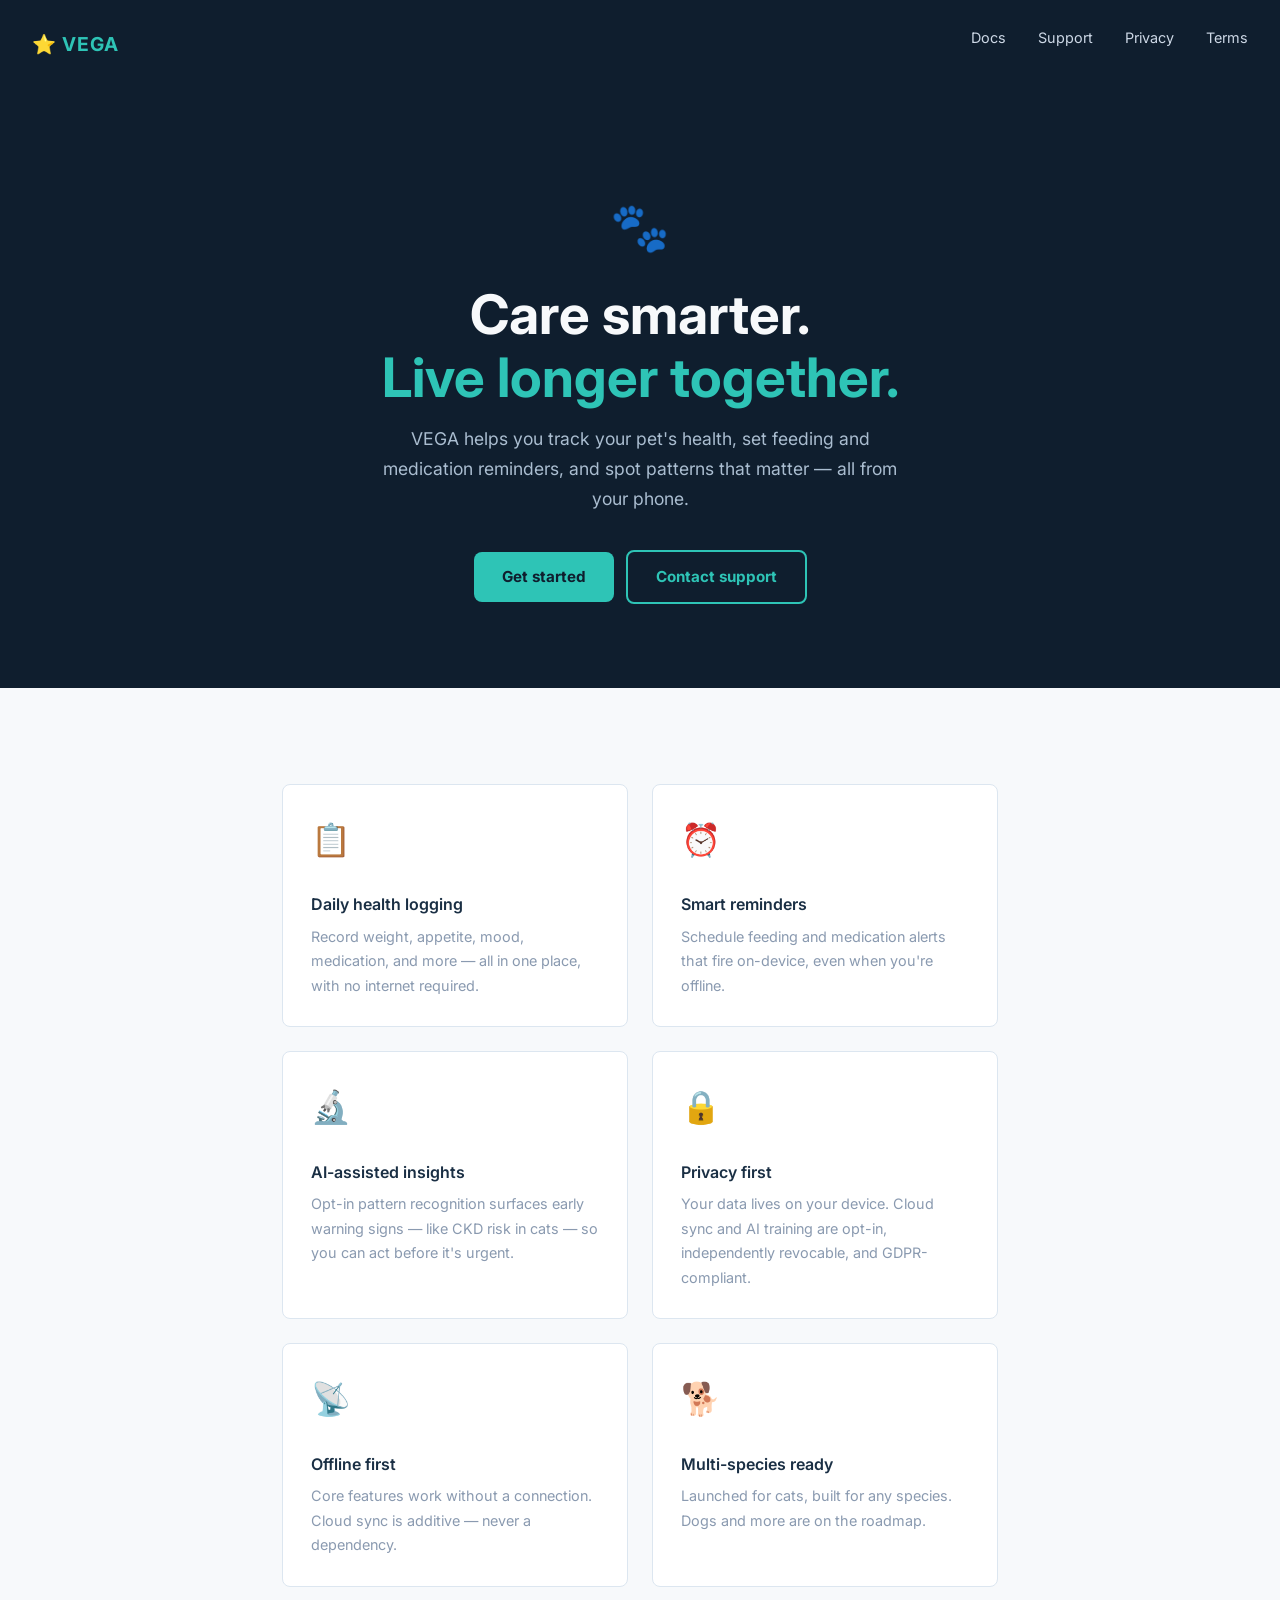
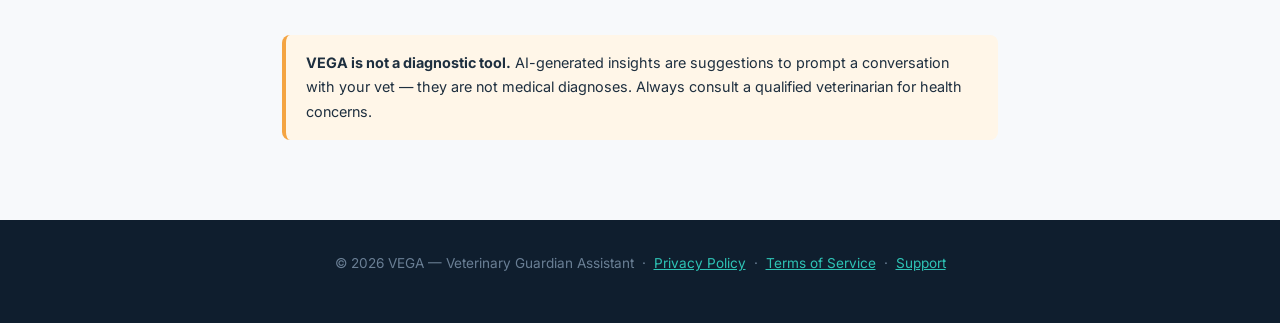
<file: index.html>
<!DOCTYPE html>
<html lang="en">
<head>
  <meta charset="UTF-8" />
  <meta name="viewport" content="width=device-width, initial-scale=1.0" />
  <title>VEGA — Veterinary Guardian Assistant</title>
  <link rel="preconnect" href="https://fonts.googleapis.com" />
  <link href="https://fonts.googleapis.com/css2?family=Inter:wght@400;600;700&display=swap" rel="stylesheet" />
  <link rel="stylesheet" href="style.css" />
  <style>
    .landing-hero {
      background: var(--navy);
      color: var(--white);
      padding: 6rem 2rem 5rem;
      text-align: center;
    }
    .landing-hero .paw { font-size: 3rem; margin-bottom: 1rem; }
    .landing-hero h1 {
      font-size: clamp(2.2rem, 5vw, 3.4rem);
      font-weight: 700;
      line-height: 1.15;
      margin-bottom: 1rem;
    }
    .landing-hero h1 span { color: var(--teal); }
    .landing-hero p {
      font-size: 1.1rem;
      color: #aabdd0;
      max-width: 520px;
      margin: 0 auto 2rem;
    }
    .btn {
      display: inline-block;
      background: var(--teal);
      color: var(--navy);
      font-weight: 700;
      padding: 0.75rem 1.75rem;
      border-radius: var(--radius);
      text-decoration: none;
      font-size: 0.95rem;
      margin: 0.25rem;
      transition: opacity 0.2s;
    }
    .btn:hover { opacity: 0.85; text-decoration: none; }
    .btn.outline {
      background: transparent;
      color: var(--teal);
      border: 2px solid var(--teal);
    }
    .features {
      display: grid;
      grid-template-columns: repeat(auto-fill, minmax(240px, 1fr));
      gap: 1.5rem;
      margin-top: 3rem;
    }
    .feature {
      background: #fff;
      border: 1px solid #dce6f0;
      border-radius: var(--radius);
      padding: 1.75rem;
    }
    .feature .icon { font-size: 2rem; margin-bottom: 0.75rem; }
    .feature h3 { font-size: 1rem; margin-bottom: 0.4rem; }
    .feature p { font-size: 0.9rem; color: var(--grey); margin: 0; }
    .disclaimer {
      background: #fff6e8;
      border-left: 4px solid var(--amber);
      border-radius: var(--radius);
      padding: 1rem 1.25rem;
      margin-top: 3rem;
      font-size: 0.9rem;
    }
  </style>
</head>
<body>

<nav>
  <a class="nav-brand" href="index.html">⭐ VEGA</a>
  <ul>
    <li><a href="getting-started.html">Docs</a></li>
    <li><a href="support.html">Support</a></li>
    <li><a href="privacy.html">Privacy</a></li>
    <li><a href="terms.html">Terms</a></li>
  </ul>
</nav>

<div class="landing-hero">
  <div class="paw">🐾</div>
  <h1>Care smarter.<br/><span>Live longer together.</span></h1>
  <p>VEGA helps you track your pet's health, set feeding and medication reminders, and spot patterns that matter — all from your phone.</p>
  <a href="getting-started.html" class="btn">Get started</a>
  <a href="support.html" class="btn outline">Contact support</a>
</div>

<main>
  <div class="features">
    <div class="feature">
      <div class="icon">📋</div>
      <h3>Daily health logging</h3>
      <p>Record weight, appetite, mood, medication, and more — all in one place, with no internet required.</p>
    </div>
    <div class="feature">
      <div class="icon">⏰</div>
      <h3>Smart reminders</h3>
      <p>Schedule feeding and medication alerts that fire on-device, even when you're offline.</p>
    </div>
    <div class="feature">
      <div class="icon">🔬</div>
      <h3>AI-assisted insights</h3>
      <p>Opt-in pattern recognition surfaces early warning signs — like CKD risk in cats — so you can act before it's urgent.</p>
    </div>
    <div class="feature">
      <div class="icon">🔒</div>
      <h3>Privacy first</h3>
      <p>Your data lives on your device. Cloud sync and AI training are opt-in, independently revocable, and GDPR-compliant.</p>
    </div>
    <div class="feature">
      <div class="icon">📡</div>
      <h3>Offline first</h3>
      <p>Core features work without a connection. Cloud sync is additive — never a dependency.</p>
    </div>
    <div class="feature">
      <div class="icon">🐕</div>
      <h3>Multi-species ready</h3>
      <p>Launched for cats, built for any species. Dogs and more are on the roadmap.</p>
    </div>
  </div>

  <div class="disclaimer">
    <strong>VEGA is not a diagnostic tool.</strong> AI-generated insights are suggestions to prompt a conversation with your vet — they are not medical diagnoses. Always consult a qualified veterinarian for health concerns.
  </div>
</main>

<footer>
  <p>© 2026 VEGA — Veterinary Guardian Assistant &nbsp;·&nbsp;
    <a href="privacy.html">Privacy Policy</a> &nbsp;·&nbsp;
    <a href="terms.html">Terms of Service</a> &nbsp;·&nbsp;
    <a href="support.html">Support</a>
  </p>
</footer>

</body>
</html>
</file>
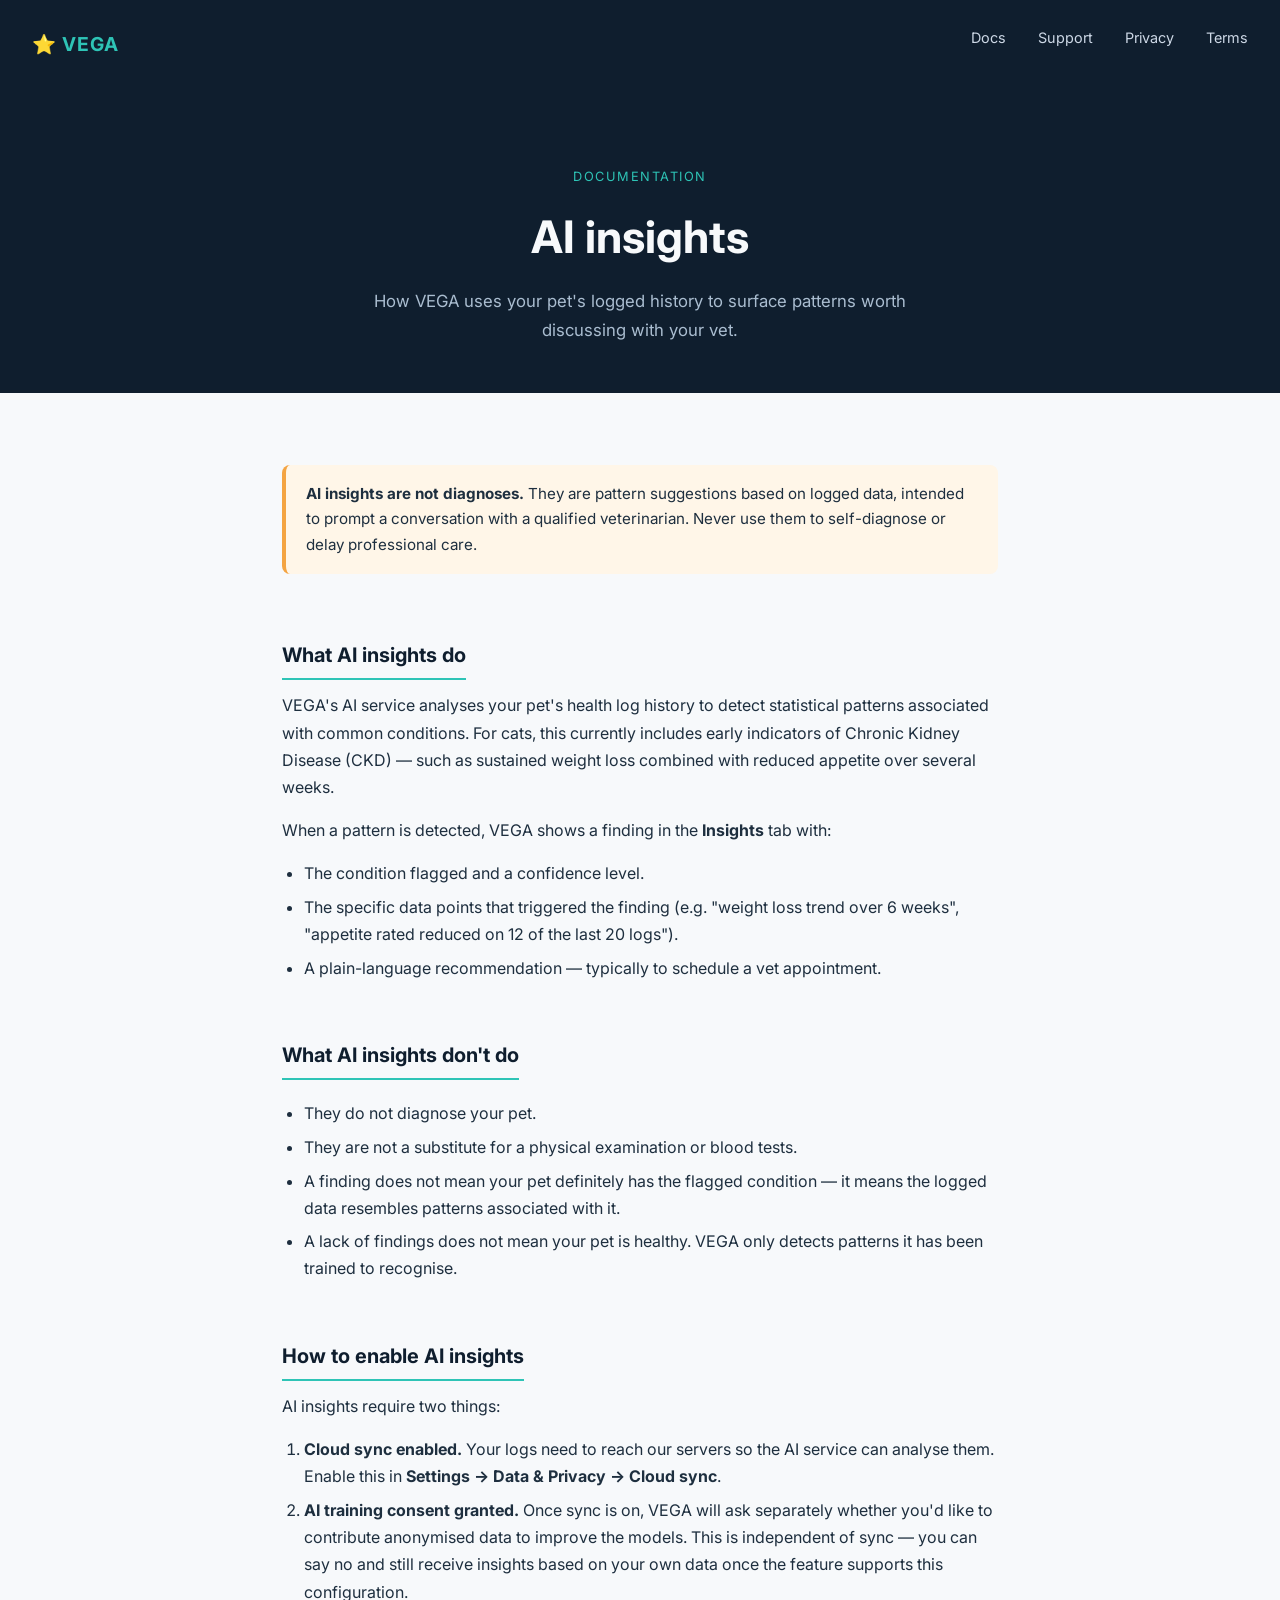
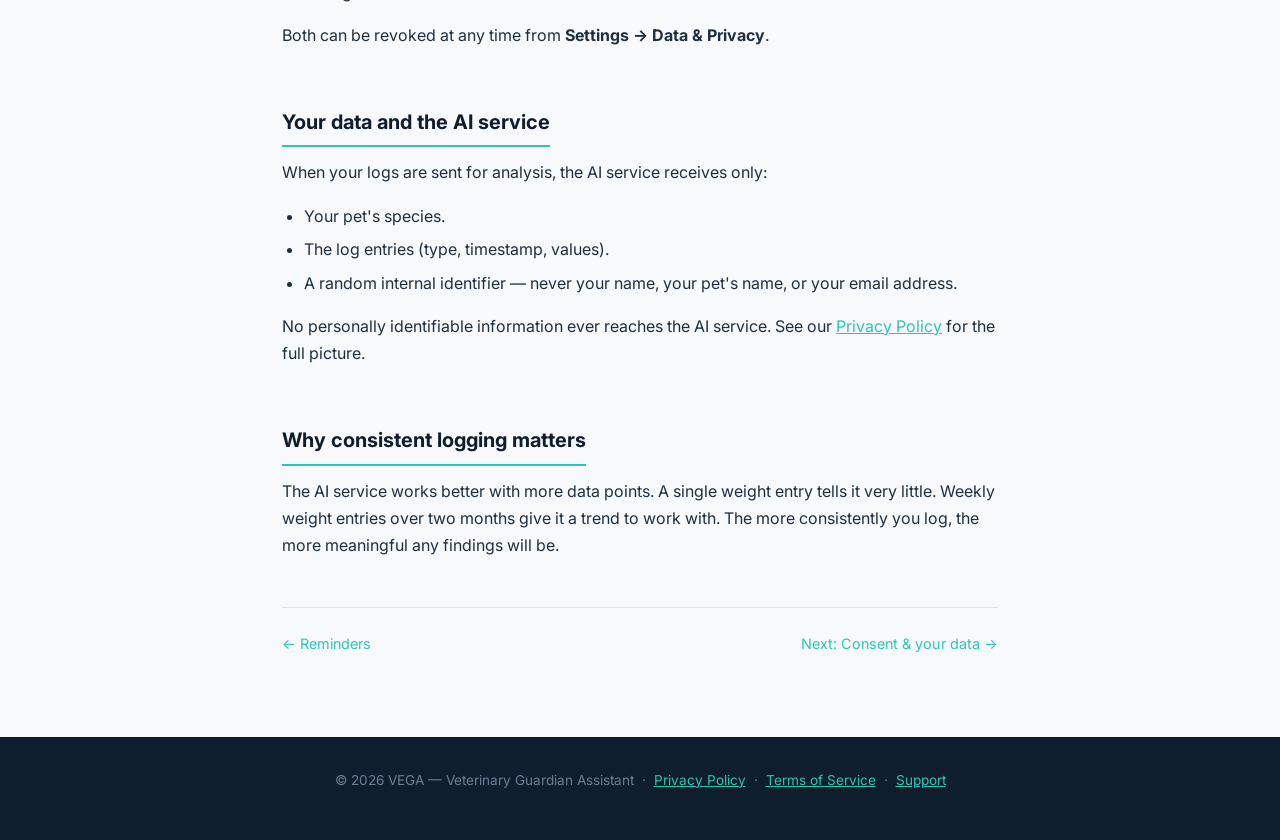
<file: ai-insights.html>
<!DOCTYPE html>
<html lang="en">
<head>
  <meta charset="UTF-8" />
  <meta name="viewport" content="width=device-width, initial-scale=1.0" />
  <title>AI Insights — VEGA Docs</title>
  <link rel="preconnect" href="https://fonts.googleapis.com" />
  <link href="https://fonts.googleapis.com/css2?family=Inter:wght@400;600;700&display=swap" rel="stylesheet" />
  <link rel="stylesheet" href="../style.css" />
  <style>
    .doc-nav {
      display: flex;
      justify-content: space-between;
      margin-top: 3rem;
      padding-top: 1.5rem;
      border-top: 1px solid #dce6f0;
      font-size: 0.9rem;
    }
    .doc-nav a { color: var(--teal); text-decoration: none; }
    .doc-nav a:hover { text-decoration: underline; }
  </style>
</head>
<body>

<nav>
  <a class="nav-brand" href="../index.html">⭐ VEGA</a>
  <ul>
    <li><a href="index.html">Docs</a></li>
    <li><a href="support.html">Support</a></li>
    <li><a href="privacy.html">Privacy</a></li>
    <li><a href="terms.html">Terms</a></li>
  </ul>
</nav>

<div class="hero">
  <p class="eyebrow">Documentation</p>
  <h1>AI insights</h1>
  <p>How VEGA uses your pet's logged history to surface patterns worth discussing with your vet.</p>
</div>

<main>

  <div class="callout warning">
    <strong>AI insights are not diagnoses.</strong> They are pattern suggestions based on logged data, intended to prompt a conversation with a qualified veterinarian. Never use them to self-diagnose or delay professional care.
  </div>

  <h2>What AI insights do</h2>
  <p>VEGA's AI service analyses your pet's health log history to detect statistical patterns associated with common conditions. For cats, this currently includes early indicators of Chronic Kidney Disease (CKD) — such as sustained weight loss combined with reduced appetite over several weeks.</p>
  <p>When a pattern is detected, VEGA shows a finding in the <strong>Insights</strong> tab with:</p>
  <ul>
    <li>The condition flagged and a confidence level.</li>
    <li>The specific data points that triggered the finding (e.g. "weight loss trend over 6 weeks", "appetite rated reduced on 12 of the last 20 logs").</li>
    <li>A plain-language recommendation — typically to schedule a vet appointment.</li>
  </ul>

  <h2>What AI insights don't do</h2>
  <ul>
    <li>They do not diagnose your pet.</li>
    <li>They are not a substitute for a physical examination or blood tests.</li>
    <li>A finding does not mean your pet definitely has the flagged condition — it means the logged data resembles patterns associated with it.</li>
    <li>A lack of findings does not mean your pet is healthy. VEGA only detects patterns it has been trained to recognise.</li>
  </ul>

  <h2>How to enable AI insights</h2>
  <p>AI insights require two things:</p>
  <ol>
    <li><strong>Cloud sync enabled.</strong> Your logs need to reach our servers so the AI service can analyse them. Enable this in <strong>Settings → Data &amp; Privacy → Cloud sync</strong>.</li>
    <li><strong>AI training consent granted.</strong> Once sync is on, VEGA will ask separately whether you'd like to contribute anonymised data to improve the models. This is independent of sync — you can say no and still receive insights based on your own data once the feature supports this configuration.</li>
  </ol>
  <p>Both can be revoked at any time from <strong>Settings → Data &amp; Privacy</strong>.</p>

  <h2>Your data and the AI service</h2>
  <p>When your logs are sent for analysis, the AI service receives only:</p>
  <ul>
    <li>Your pet's species.</li>
    <li>The log entries (type, timestamp, values).</li>
    <li>A random internal identifier — never your name, your pet's name, or your email address.</li>
  </ul>
  <p>No personally identifiable information ever reaches the AI service. See our <a href="../privacy.html">Privacy Policy</a> for the full picture.</p>

  <h2>Why consistent logging matters</h2>
  <p>The AI service works better with more data points. A single weight entry tells it very little. Weekly weight entries over two months give it a trend to work with. The more consistently you log, the more meaningful any findings will be.</p>

  <div class="doc-nav">
    <a href="reminders.html">← Reminders</a>
    <a href="consent-and-data.html">Next: Consent &amp; your data →</a>
  </div>

</main>

<footer>
  <p>© 2026 VEGA — Veterinary Guardian Assistant &nbsp;·&nbsp;
    <a href="privacy.html">Privacy Policy</a> &nbsp;·&nbsp;
    <a href="terms.html">Terms of Service</a> &nbsp;·&nbsp;
    <a href="support.html">Support</a>
  </p>
</footer>

</body>
</html>
</file>
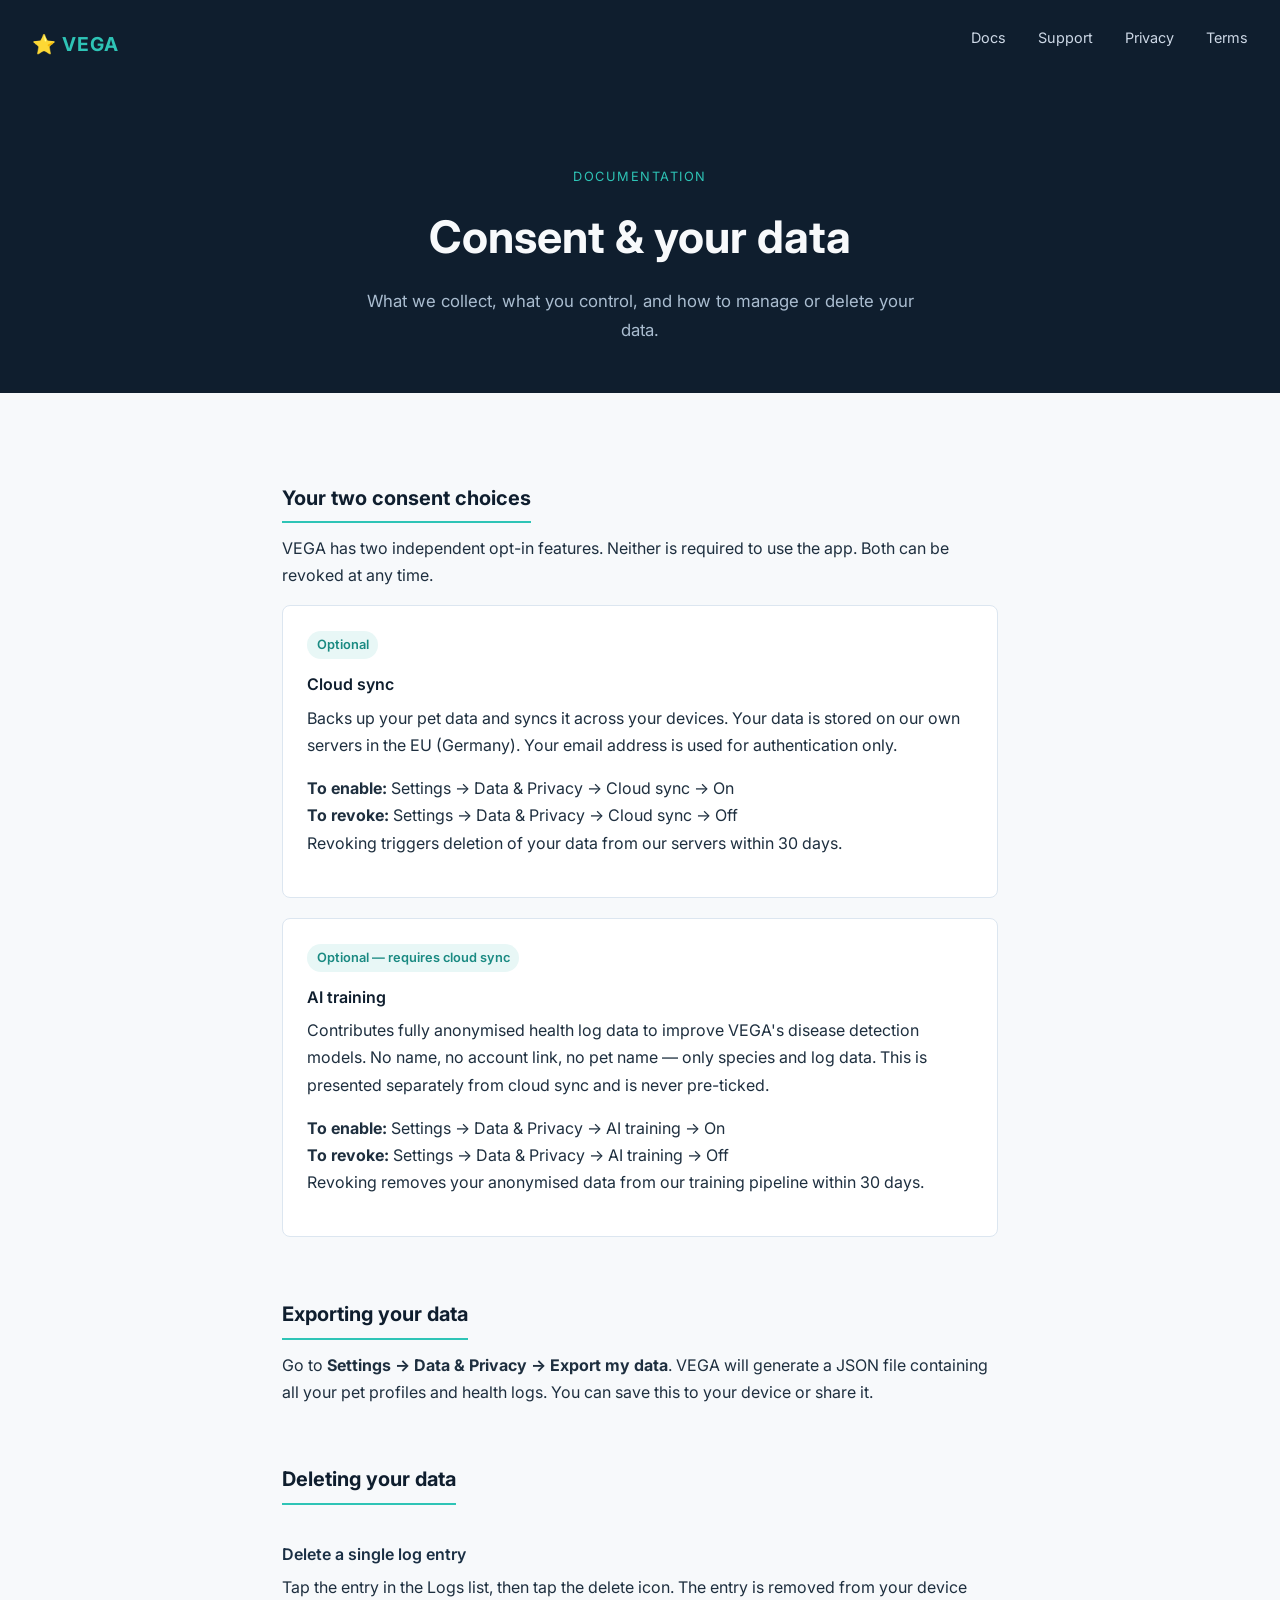
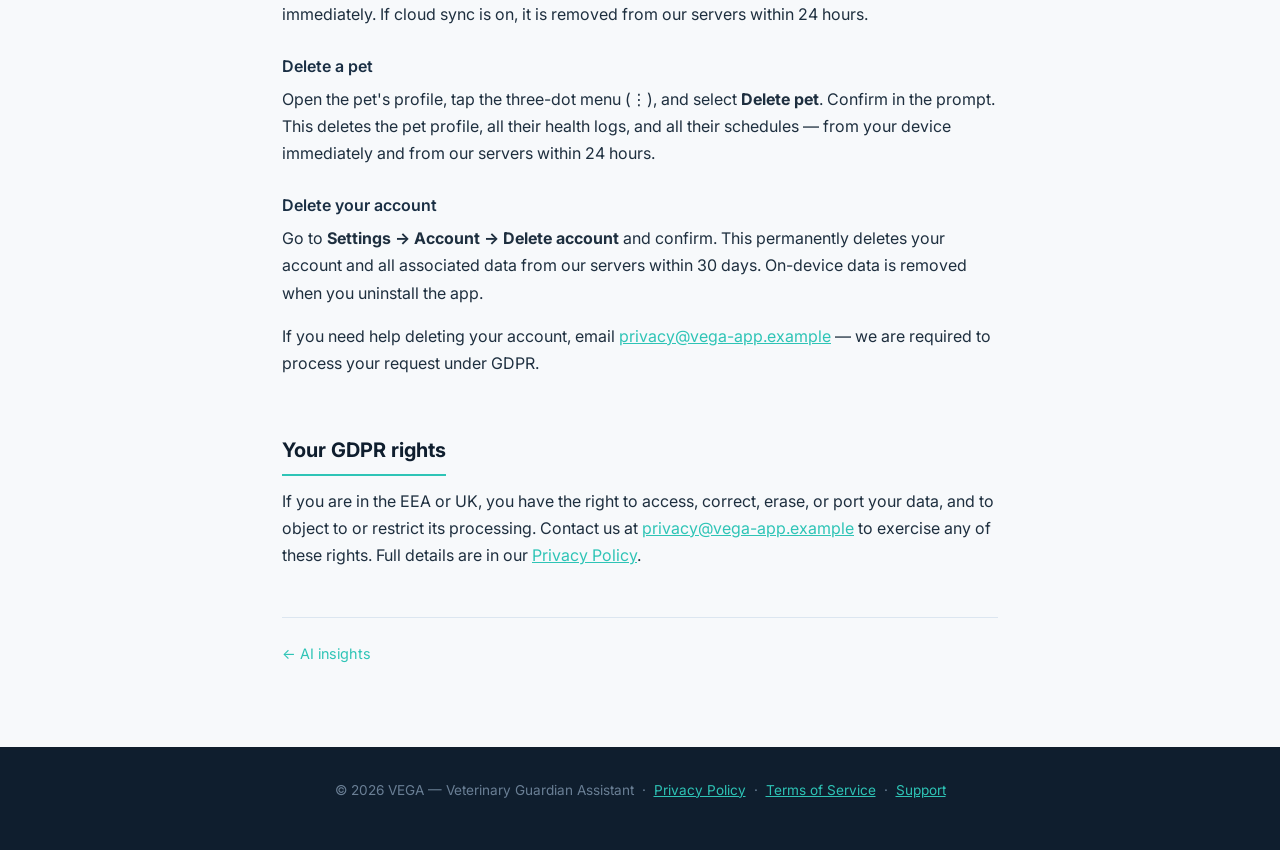
<file: consent-and-data.html>
<!DOCTYPE html>
<html lang="en">
<head>
  <meta charset="UTF-8" />
  <meta name="viewport" content="width=device-width, initial-scale=1.0" />
  <title>Consent &amp; Your Data — VEGA Docs</title>
  <link rel="preconnect" href="https://fonts.googleapis.com" />
  <link href="https://fonts.googleapis.com/css2?family=Inter:wght@400;600;700&display=swap" rel="stylesheet" />
  <link rel="stylesheet" href="style.css" />
  <style>
    .consent-card {
      border: 1px solid #dce6f0;
      border-radius: var(--radius);
      padding: 1.5rem;
      margin-bottom: 1.25rem;
      background: #fff;
    }
    .consent-card h3 { margin-top: 0; color: var(--navy); }
    .consent-card .status {
      display: inline-block;
      font-size: 0.8rem;
      font-weight: 600;
      padding: 0.2rem 0.6rem;
      border-radius: 99px;
      background: #e8f7f6;
      color: #1a8a82;
      margin-bottom: 0.75rem;
    }
    .doc-nav {
      display: flex;
      justify-content: space-between;
      margin-top: 3rem;
      padding-top: 1.5rem;
      border-top: 1px solid #dce6f0;
      font-size: 0.9rem;
    }
    .doc-nav a { color: var(--teal); text-decoration: none; }
    .doc-nav a:hover { text-decoration: underline; }
  </style>
</head>
<body>

<nav>
  <a class="nav-brand" href="index.html">⭐ VEGA</a>
  <ul>
    <li><a href="index.html">Docs</a></li>
    <li><a href="support.html">Support</a></li>
    <li><a href="privacy.html">Privacy</a></li>
    <li><a href="terms.html">Terms</a></li>
  </ul>
</nav>

<div class="hero">
  <p class="eyebrow">Documentation</p>
  <h1>Consent &amp; your data</h1>
  <p>What we collect, what you control, and how to manage or delete your data.</p>
</div>

<main>

  <h2>Your two consent choices</h2>
  <p>VEGA has two independent opt-in features. Neither is required to use the app. Both can be revoked at any time.</p>

  <div class="consent-card">
    <span class="status">Optional</span>
    <h3>Cloud sync</h3>
    <p>Backs up your pet data and syncs it across your devices. Your data is stored on our own servers in the EU (Germany). Your email address is used for authentication only.</p>
    <p><strong>To enable:</strong> Settings → Data &amp; Privacy → Cloud sync → On<br/>
    <strong>To revoke:</strong> Settings → Data &amp; Privacy → Cloud sync → Off<br/>
    Revoking triggers deletion of your data from our servers within 30 days.</p>
  </div>

  <div class="consent-card">
    <span class="status">Optional — requires cloud sync</span>
    <h3>AI training</h3>
    <p>Contributes fully anonymised health log data to improve VEGA's disease detection models. No name, no account link, no pet name — only species and log data. This is presented separately from cloud sync and is never pre-ticked.</p>
    <p><strong>To enable:</strong> Settings → Data &amp; Privacy → AI training → On<br/>
    <strong>To revoke:</strong> Settings → Data &amp; Privacy → AI training → Off<br/>
    Revoking removes your anonymised data from our training pipeline within 30 days.</p>
  </div>

  <h2>Exporting your data</h2>
  <p>Go to <strong>Settings → Data &amp; Privacy → Export my data</strong>. VEGA will generate a JSON file containing all your pet profiles and health logs. You can save this to your device or share it.</p>

  <h2>Deleting your data</h2>

  <h3>Delete a single log entry</h3>
  <p>Tap the entry in the Logs list, then tap the delete icon. The entry is removed from your device immediately. If cloud sync is on, it is removed from our servers within 24 hours.</p>

  <h3>Delete a pet</h3>
  <p>Open the pet's profile, tap the three-dot menu (⋮), and select <strong>Delete pet</strong>. Confirm in the prompt. This deletes the pet profile, all their health logs, and all their schedules — from your device immediately and from our servers within 24 hours.</p>

  <h3>Delete your account</h3>
  <p>Go to <strong>Settings → Account → Delete account</strong> and confirm. This permanently deletes your account and all associated data from our servers within 30 days. On-device data is removed when you uninstall the app.</p>
  <p>If you need help deleting your account, email <a href="mailto:privacy@vega-app.example">privacy@vega-app.example</a> — we are required to process your request under GDPR.</p>

  <h2>Your GDPR rights</h2>
  <p>If you are in the EEA or UK, you have the right to access, correct, erase, or port your data, and to object to or restrict its processing. Contact us at <a href="mailto:privacy@vega-app.example">privacy@vega-app.example</a> to exercise any of these rights. Full details are in our <a href="privacy.html">Privacy Policy</a>.</p>

  <div class="doc-nav">
    <a href="ai-insights.html">← AI insights</a>
    <span></span>
  </div>

</main>

<footer>
  <p>© 2026 VEGA — Veterinary Guardian Assistant &nbsp;·&nbsp;
    <a href="privacy.html">Privacy Policy</a> &nbsp;·&nbsp;
    <a href="terms.html">Terms of Service</a> &nbsp;·&nbsp;
    <a href="support.html">Support</a>
  </p>
</footer>

</body>
</html>
</file>
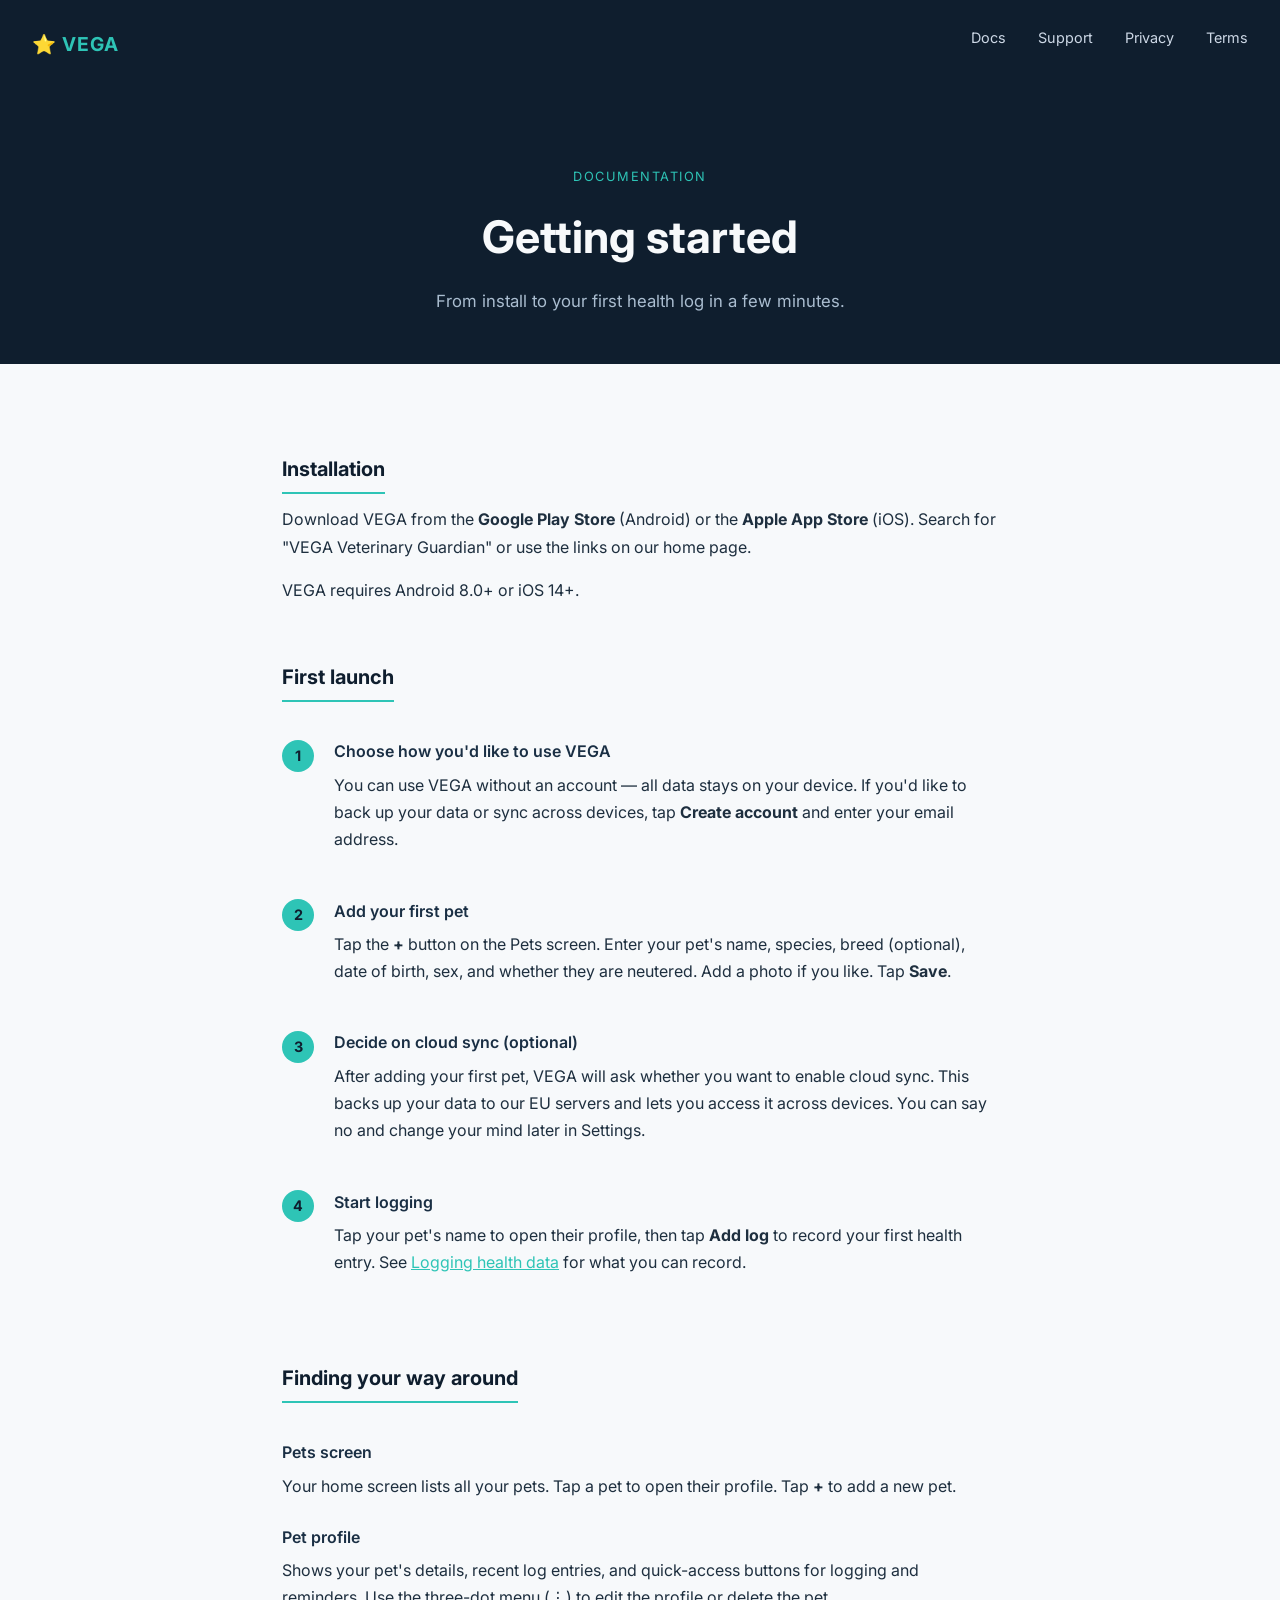
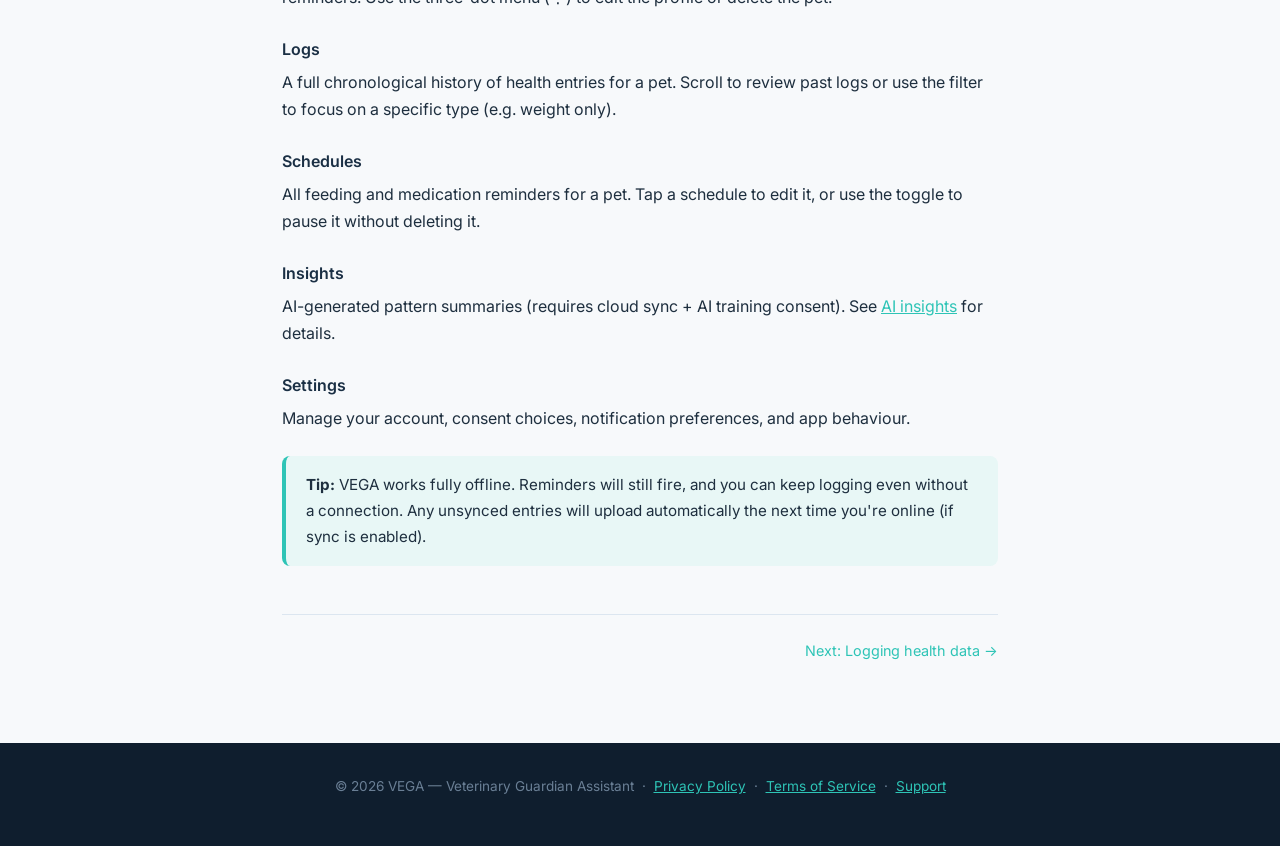
<file: getting-started.html>
<!DOCTYPE html>
<html lang="en">
<head>
  <meta charset="UTF-8" />
  <meta name="viewport" content="width=device-width, initial-scale=1.0" />
  <title>Getting Started — VEGA Docs</title>
  <link rel="preconnect" href="https://fonts.googleapis.com" />
  <link href="https://fonts.googleapis.com/css2?family=Inter:wght@400;600;700&display=swap" rel="stylesheet" />
  <link rel="stylesheet" href="style.css" />
  <style>
    .steps { counter-reset: step; margin: 1.5rem 0; }
    .step {
      display: flex;
      gap: 1.25rem;
      margin-bottom: 1.75rem;
      align-items: flex-start;
    }
    .step-num {
      counter-increment: step;
      background: var(--teal);
      color: var(--navy);
      font-weight: 700;
      font-size: 0.9rem;
      width: 2rem;
      height: 2rem;
      border-radius: 50%;
      display: flex;
      align-items: center;
      justify-content: center;
      flex-shrink: 0;
      margin-top: 0.1rem;
    }
    .step-num::before { content: counter(step); }
    .step-body h3 { margin-top: 0; }
    .doc-nav {
      display: flex;
      justify-content: space-between;
      margin-top: 3rem;
      padding-top: 1.5rem;
      border-top: 1px solid #dce6f0;
      font-size: 0.9rem;
    }
    .doc-nav a { color: var(--teal); text-decoration: none; }
    .doc-nav a:hover { text-decoration: underline; }
  </style>
</head>
<body>

<nav>
  <a class="nav-brand" href="index.html">⭐ VEGA</a>
  <ul>
    <li><a href="index.html">Docs</a></li>
    <li><a href="support.html">Support</a></li>
    <li><a href="privacy.html">Privacy</a></li>
    <li><a href="terms.html">Terms</a></li>
  </ul>
</nav>

<div class="hero">
  <p class="eyebrow">Documentation</p>
  <h1>Getting started</h1>
  <p>From install to your first health log in a few minutes.</p>
</div>

<main>

  <h2>Installation</h2>
  <p>Download VEGA from the <strong>Google Play Store</strong> (Android) or the <strong>Apple App Store</strong> (iOS). Search for "VEGA Veterinary Guardian" or use the links on our home page.</p>
  <p>VEGA requires Android 8.0+ or iOS 14+.</p>

  <h2>First launch</h2>

  <div class="steps">
    <div class="step">
      <div class="step-num"></div>
      <div class="step-body">
        <h3>Choose how you'd like to use VEGA</h3>
        <p>You can use VEGA without an account — all data stays on your device. If you'd like to back up your data or sync across devices, tap <strong>Create account</strong> and enter your email address.</p>
      </div>
    </div>
    <div class="step">
      <div class="step-num"></div>
      <div class="step-body">
        <h3>Add your first pet</h3>
        <p>Tap the <strong>+</strong> button on the Pets screen. Enter your pet's name, species, breed (optional), date of birth, sex, and whether they are neutered. Add a photo if you like. Tap <strong>Save</strong>.</p>
      </div>
    </div>
    <div class="step">
      <div class="step-num"></div>
      <div class="step-body">
        <h3>Decide on cloud sync (optional)</h3>
        <p>After adding your first pet, VEGA will ask whether you want to enable cloud sync. This backs up your data to our EU servers and lets you access it across devices. You can say no and change your mind later in Settings.</p>
      </div>
    </div>
    <div class="step">
      <div class="step-num"></div>
      <div class="step-body">
        <h3>Start logging</h3>
        <p>Tap your pet's name to open their profile, then tap <strong>Add log</strong> to record your first health entry. See <a href="logging-health.html">Logging health data</a> for what you can record.</p>
      </div>
    </div>
  </div>

  <h2>Finding your way around</h2>

  <h3>Pets screen</h3>
  <p>Your home screen lists all your pets. Tap a pet to open their profile. Tap <strong>+</strong> to add a new pet.</p>

  <h3>Pet profile</h3>
  <p>Shows your pet's details, recent log entries, and quick-access buttons for logging and reminders. Use the three-dot menu (⋮) to edit the profile or delete the pet.</p>

  <h3>Logs</h3>
  <p>A full chronological history of health entries for a pet. Scroll to review past logs or use the filter to focus on a specific type (e.g. weight only).</p>

  <h3>Schedules</h3>
  <p>All feeding and medication reminders for a pet. Tap a schedule to edit it, or use the toggle to pause it without deleting it.</p>

  <h3>Insights</h3>
  <p>AI-generated pattern summaries (requires cloud sync + AI training consent). See <a href="ai-insights.html">AI insights</a> for details.</p>

  <h3>Settings</h3>
  <p>Manage your account, consent choices, notification preferences, and app behaviour.</p>

  <div class="callout">
    <strong>Tip:</strong> VEGA works fully offline. Reminders will still fire, and you can keep logging even without a connection. Any unsynced entries will upload automatically the next time you're online (if sync is enabled).
  </div>

  <div class="doc-nav">
    <span></span>
    <a href="logging-health.html">Next: Logging health data →</a>
  </div>

</main>

<footer>
  <p>© 2026 VEGA — Veterinary Guardian Assistant &nbsp;·&nbsp;
    <a href="privacy.html">Privacy Policy</a> &nbsp;·&nbsp;
    <a href="terms.html">Terms of Service</a> &nbsp;·&nbsp;
    <a href="support.html">Support</a>
  </p>
</footer>

</body>
</html>
</file>
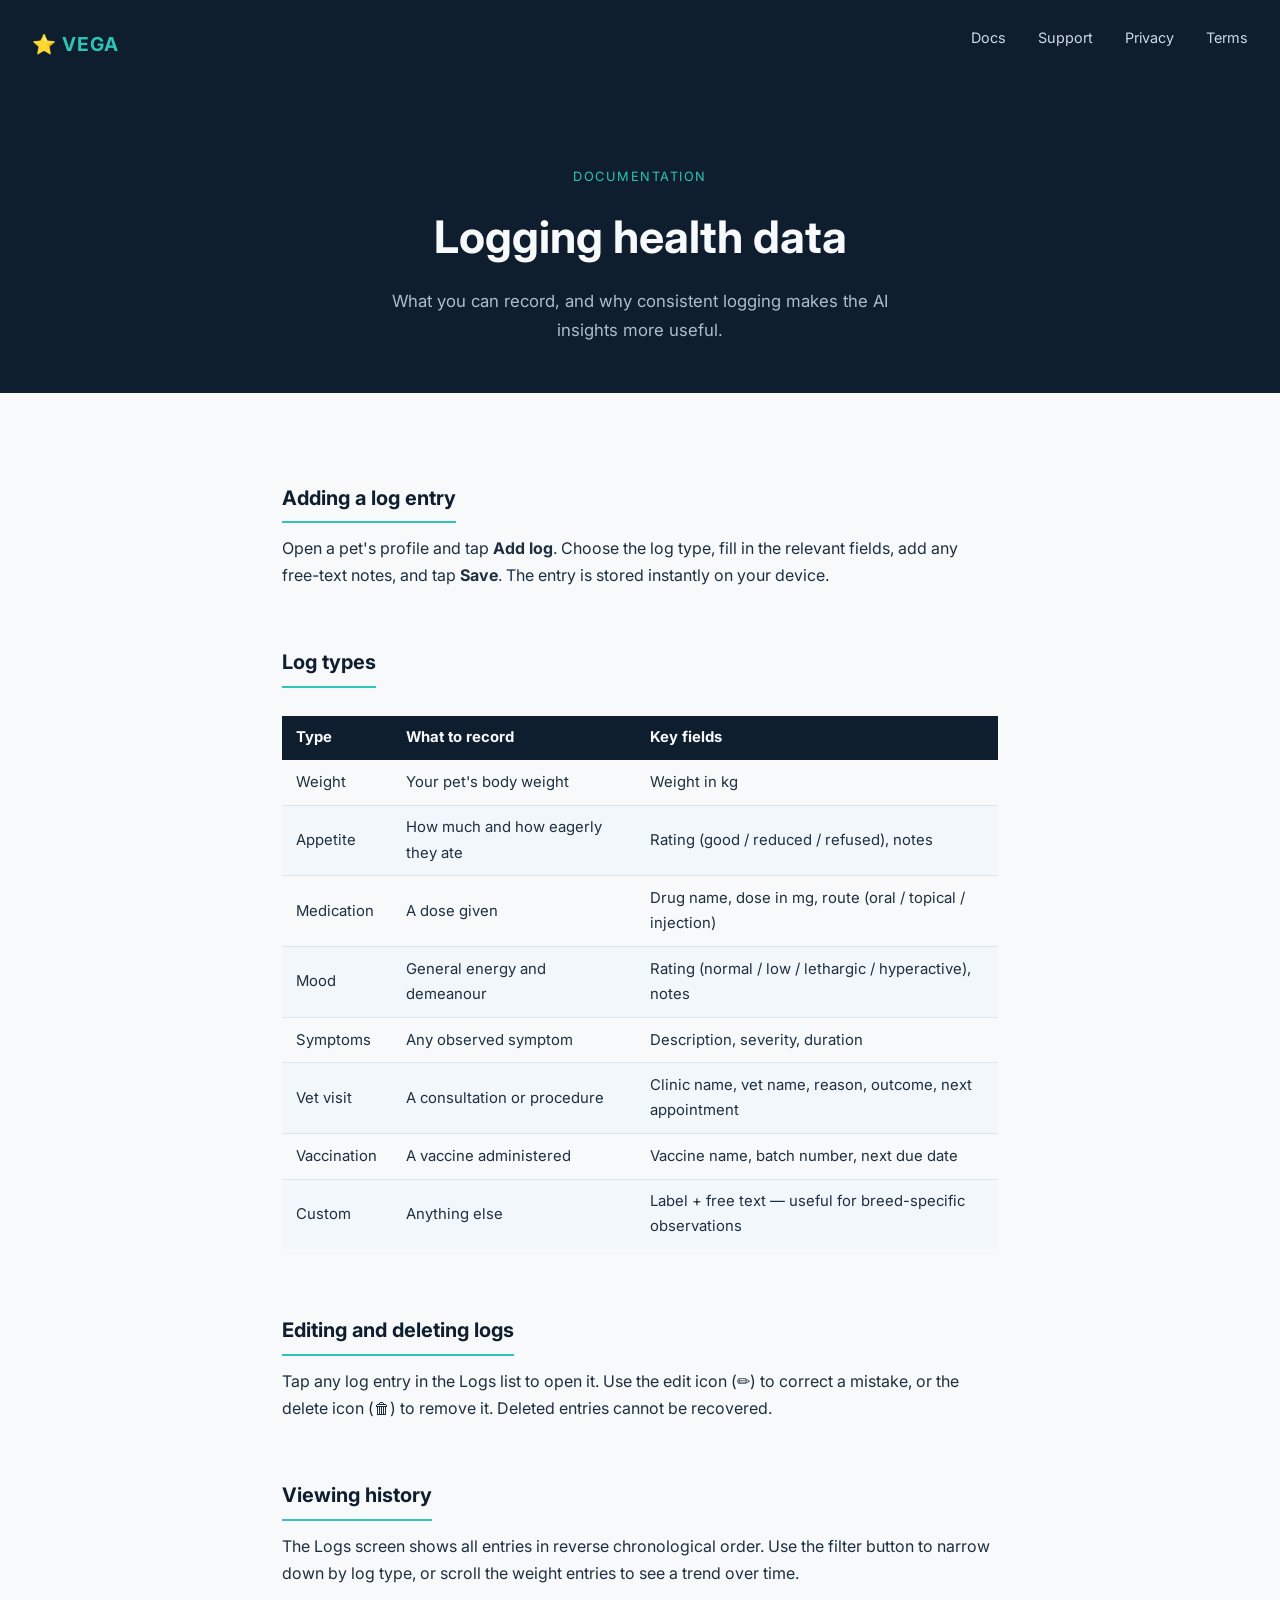
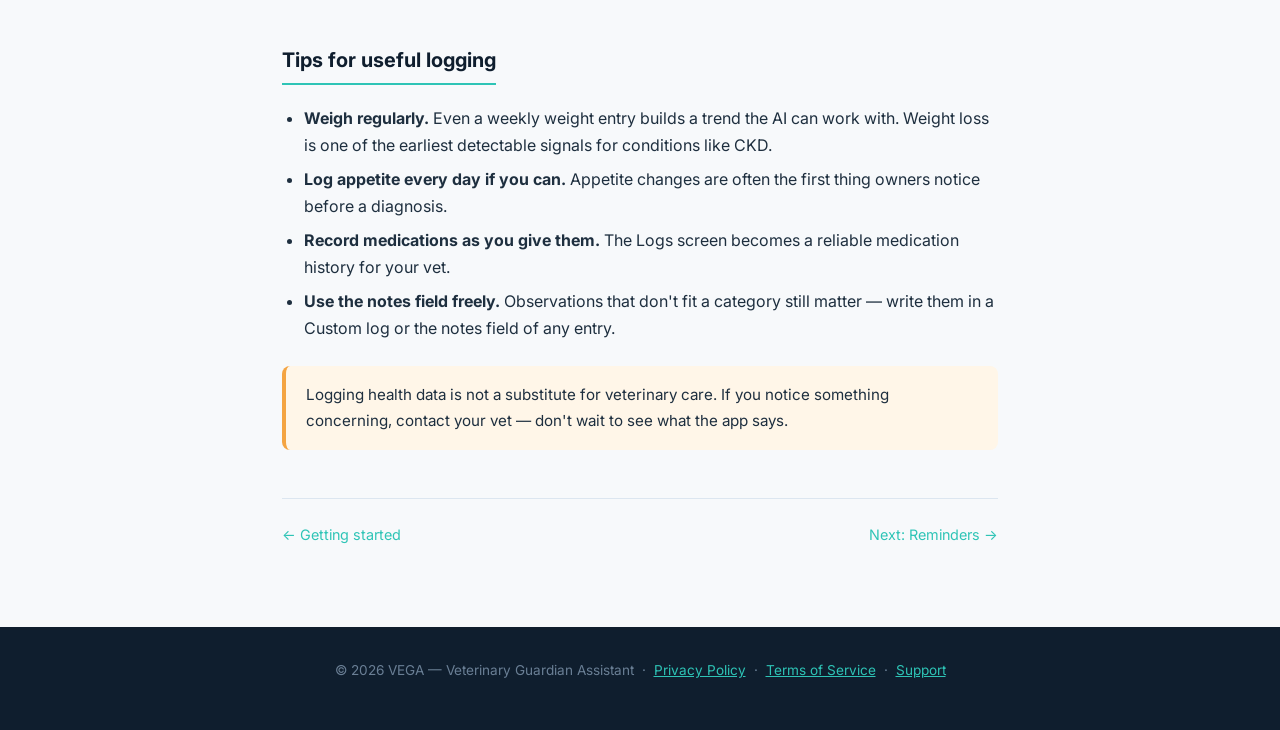
<file: logging-health.html>
<!DOCTYPE html>
<html lang="en">
<head>
  <meta charset="UTF-8" />
  <meta name="viewport" content="width=device-width, initial-scale=1.0" />
  <title>Logging Health Data — VEGA Docs</title>
  <link rel="preconnect" href="https://fonts.googleapis.com" />
  <link href="https://fonts.googleapis.com/css2?family=Inter:wght@400;600;700&display=swap" rel="stylesheet" />
  <link rel="stylesheet" href="style.css" />
  <style>
    table { width: 100%; border-collapse: collapse; margin: 1rem 0 1.5rem; font-size: 0.93rem; }
    th { background: var(--navy); color: var(--white); text-align: left; padding: 0.6rem 0.9rem; }
    td { padding: 0.6rem 0.9rem; border-bottom: 1px solid #dce6f0; }
    tr:last-child td { border-bottom: none; }
    tr:nth-child(even) td { background: #f2f7fb; }
    .doc-nav {
      display: flex;
      justify-content: space-between;
      margin-top: 3rem;
      padding-top: 1.5rem;
      border-top: 1px solid #dce6f0;
      font-size: 0.9rem;
    }
    .doc-nav a { color: var(--teal); text-decoration: none; }
    .doc-nav a:hover { text-decoration: underline; }
  </style>
</head>
<body>

<nav>
  <a class="nav-brand" href="index.html">⭐ VEGA</a>
  <ul>
    <li><a href="index.html">Docs</a></li>
    <li><a href="support.html">Support</a></li>
    <li><a href="privacy.html">Privacy</a></li>
    <li><a href="terms.html">Terms</a></li>
  </ul>
</nav>

<div class="hero">
  <p class="eyebrow">Documentation</p>
  <h1>Logging health data</h1>
  <p>What you can record, and why consistent logging makes the AI insights more useful.</p>
</div>

<main>

  <h2>Adding a log entry</h2>
  <p>Open a pet's profile and tap <strong>Add log</strong>. Choose the log type, fill in the relevant fields, add any free-text notes, and tap <strong>Save</strong>. The entry is stored instantly on your device.</p>

  <h2>Log types</h2>

  <table>
    <thead>
      <tr><th>Type</th><th>What to record</th><th>Key fields</th></tr>
    </thead>
    <tbody>
      <tr><td>Weight</td><td>Your pet's body weight</td><td>Weight in kg</td></tr>
      <tr><td>Appetite</td><td>How much and how eagerly they ate</td><td>Rating (good / reduced / refused), notes</td></tr>
      <tr><td>Medication</td><td>A dose given</td><td>Drug name, dose in mg, route (oral / topical / injection)</td></tr>
      <tr><td>Mood</td><td>General energy and demeanour</td><td>Rating (normal / low / lethargic / hyperactive), notes</td></tr>
      <tr><td>Symptoms</td><td>Any observed symptom</td><td>Description, severity, duration</td></tr>
      <tr><td>Vet visit</td><td>A consultation or procedure</td><td>Clinic name, vet name, reason, outcome, next appointment</td></tr>
      <tr><td>Vaccination</td><td>A vaccine administered</td><td>Vaccine name, batch number, next due date</td></tr>
      <tr><td>Custom</td><td>Anything else</td><td>Label + free text — useful for breed-specific observations</td></tr>
    </tbody>
  </table>

  <h2>Editing and deleting logs</h2>
  <p>Tap any log entry in the Logs list to open it. Use the edit icon (✏️) to correct a mistake, or the delete icon (🗑) to remove it. Deleted entries cannot be recovered.</p>

  <h2>Viewing history</h2>
  <p>The Logs screen shows all entries in reverse chronological order. Use the filter button to narrow down by log type, or scroll the weight entries to see a trend over time.</p>

  <h2>Tips for useful logging</h2>
  <ul>
    <li><strong>Weigh regularly.</strong> Even a weekly weight entry builds a trend the AI can work with. Weight loss is one of the earliest detectable signals for conditions like CKD.</li>
    <li><strong>Log appetite every day if you can.</strong> Appetite changes are often the first thing owners notice before a diagnosis.</li>
    <li><strong>Record medications as you give them.</strong> The Logs screen becomes a reliable medication history for your vet.</li>
    <li><strong>Use the notes field freely.</strong> Observations that don't fit a category still matter — write them in a Custom log or the notes field of any entry.</li>
  </ul>

  <div class="callout warning">
    Logging health data is not a substitute for veterinary care. If you notice something concerning, contact your vet — don't wait to see what the app says.
  </div>

  <div class="doc-nav">
    <a href="getting-started.html">← Getting started</a>
    <a href="reminders.html">Next: Reminders →</a>
  </div>

</main>

<footer>
  <p>© 2026 VEGA — Veterinary Guardian Assistant &nbsp;·&nbsp;
    <a href="privacy.html">Privacy Policy</a> &nbsp;·&nbsp;
    <a href="terms.html">Terms of Service</a> &nbsp;·&nbsp;
    <a href="support.html">Support</a>
  </p>
</footer>

</body>
</html>
</file>
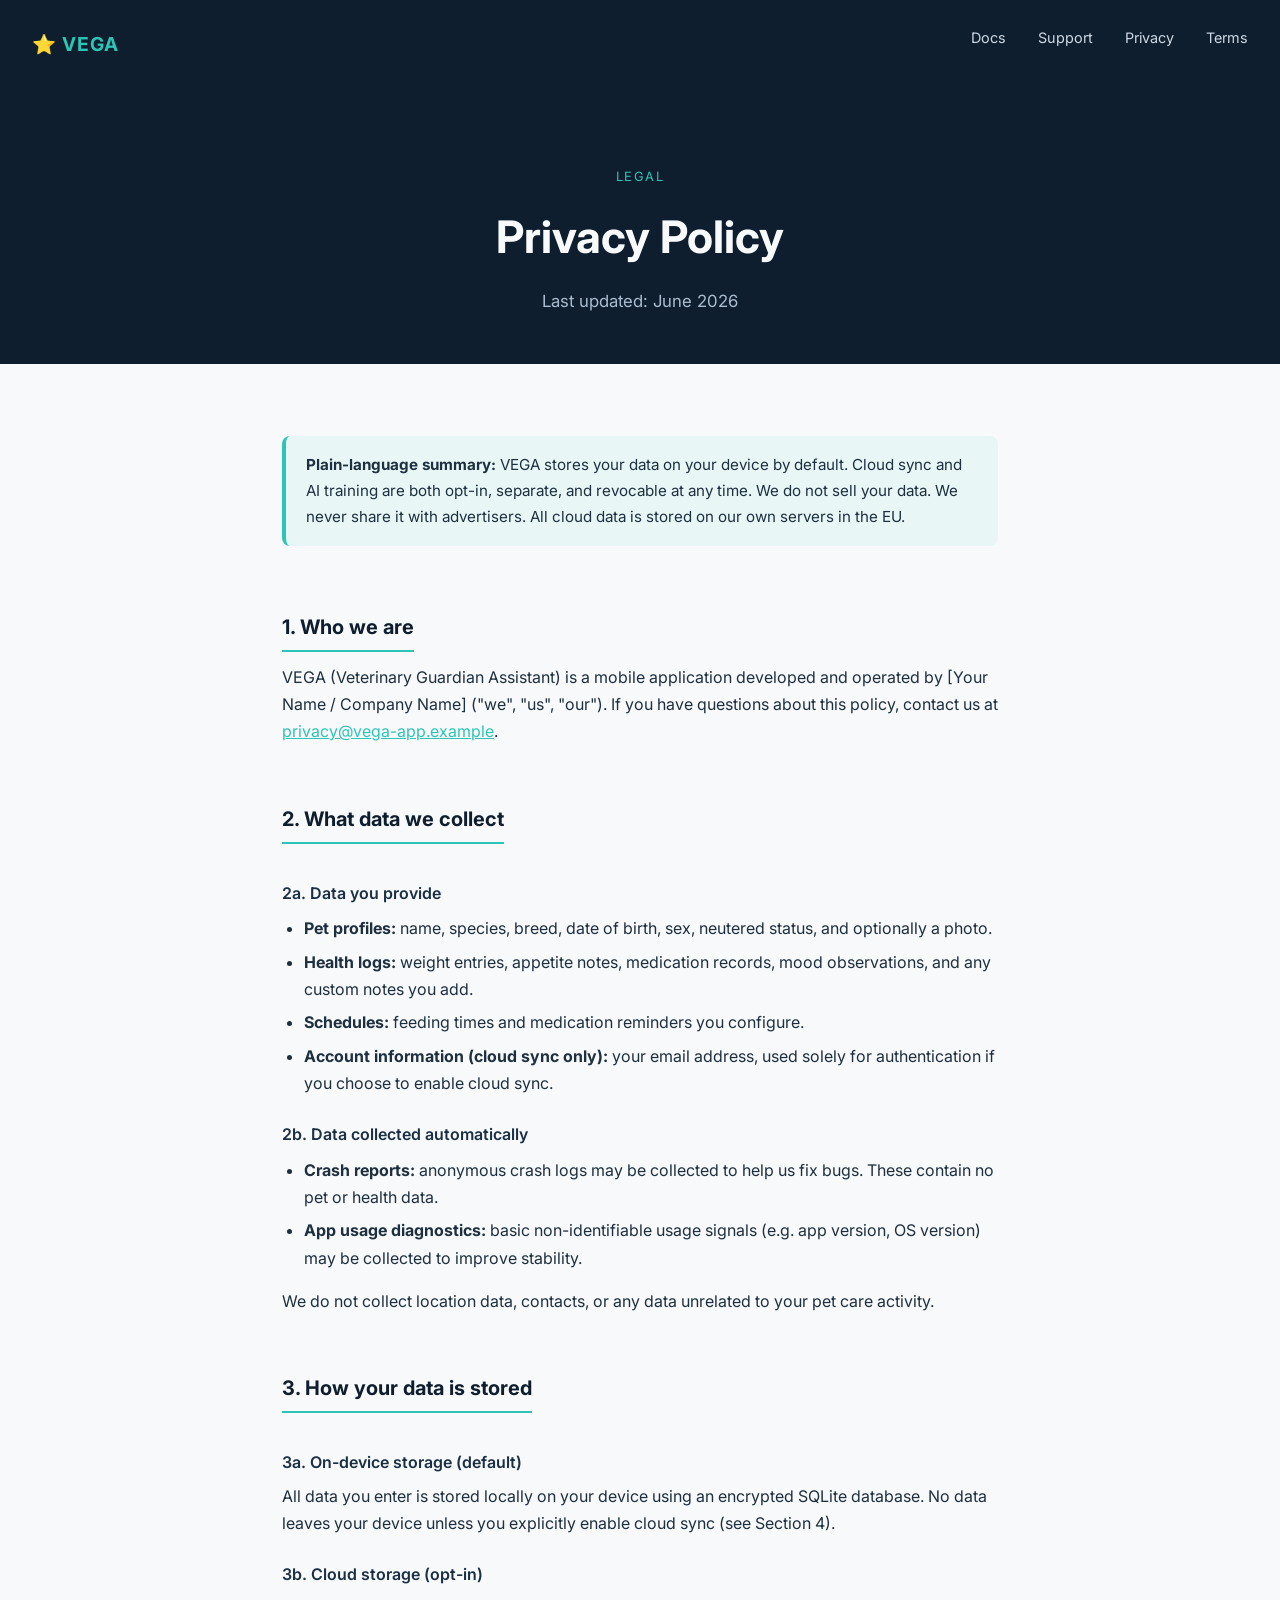
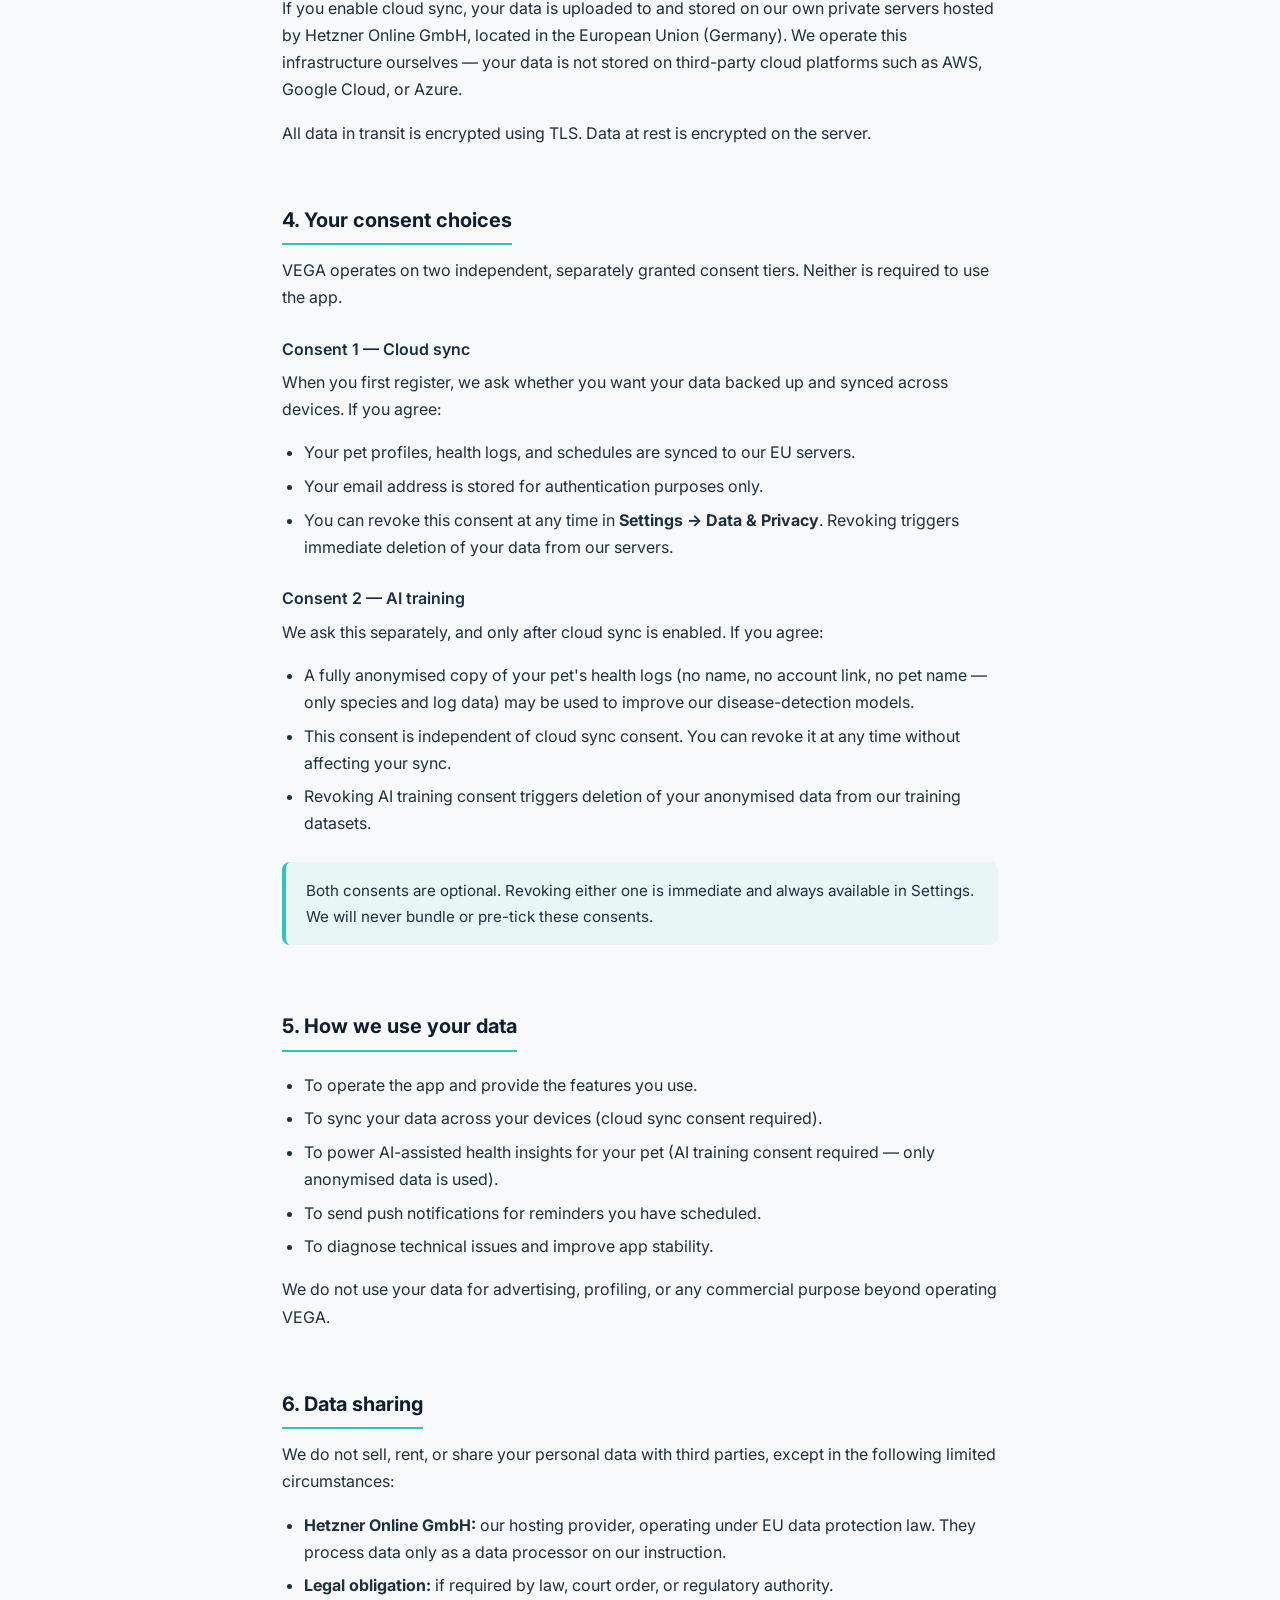
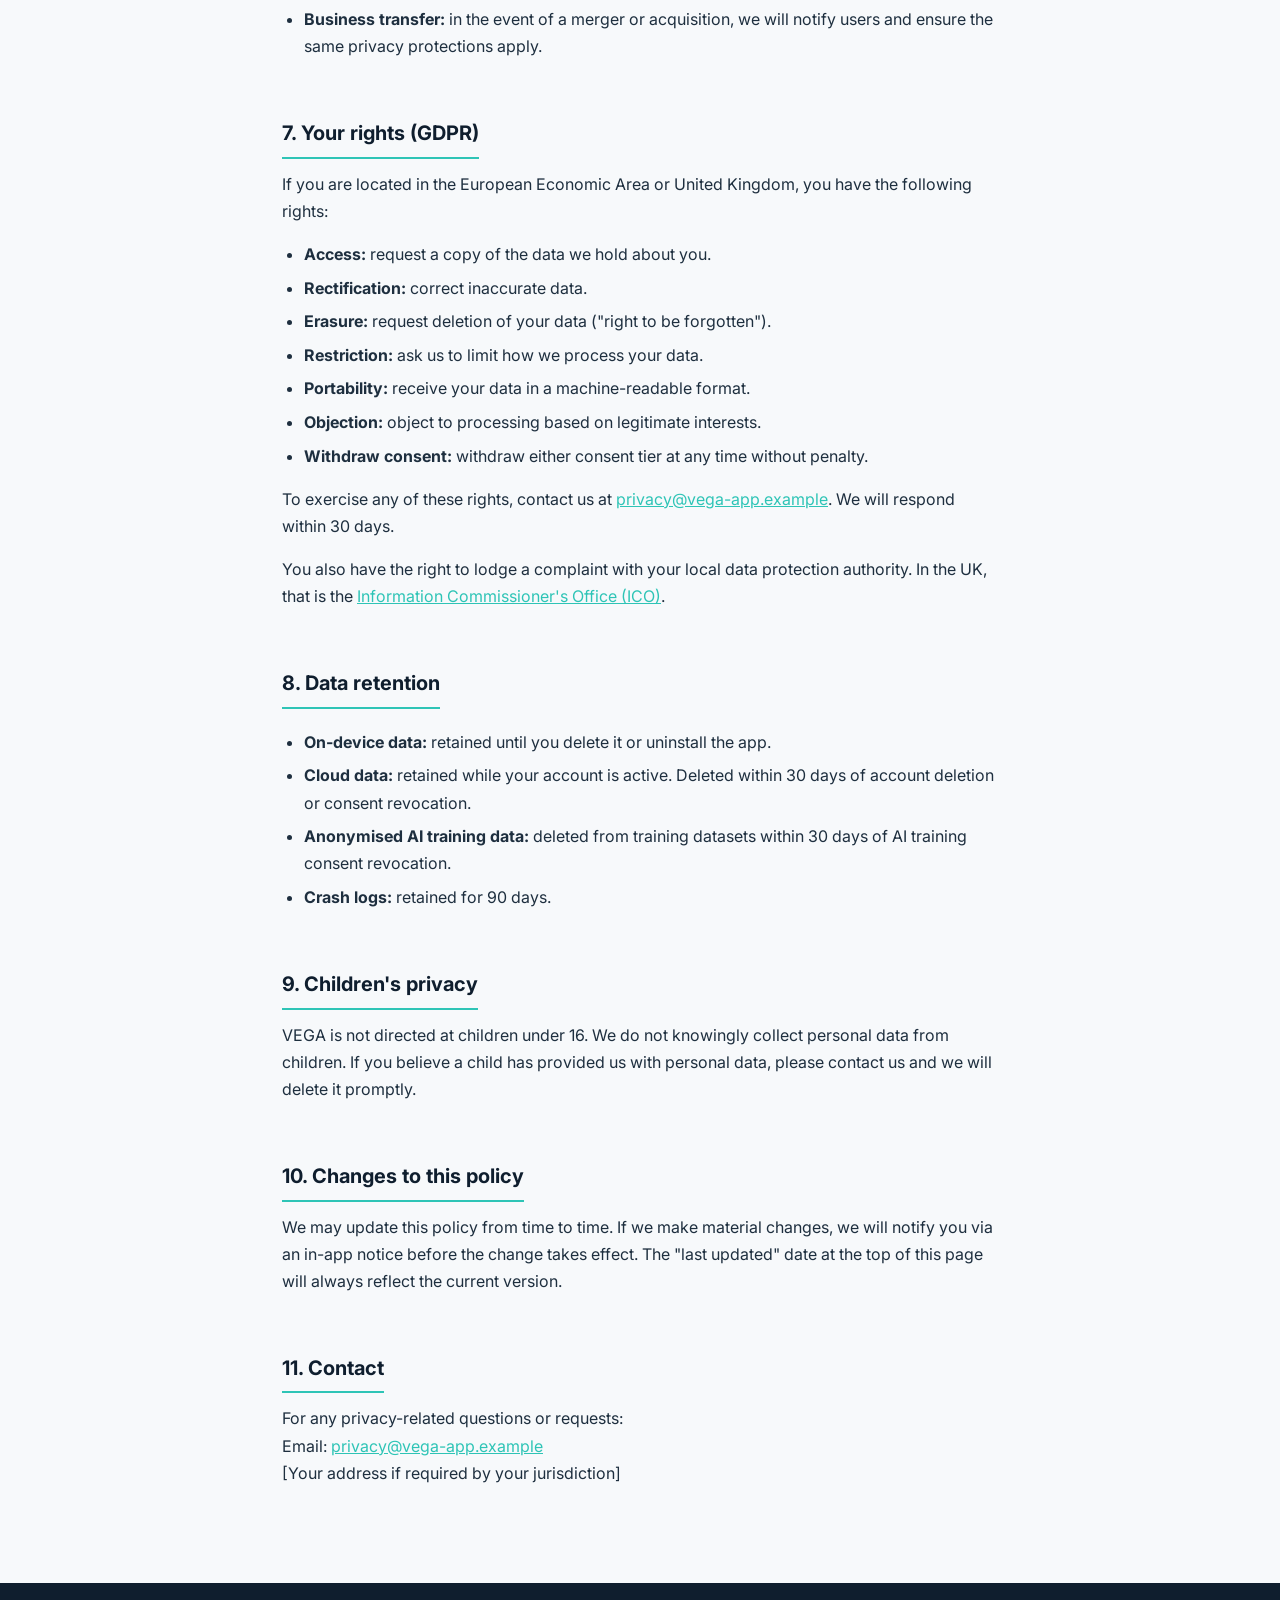
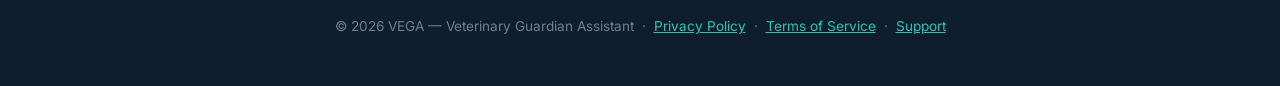
<file: privacy.html>
<!DOCTYPE html>
<html lang="en">
<head>
  <meta charset="UTF-8" />
  <meta name="viewport" content="width=device-width, initial-scale=1.0" />
  <title>Privacy Policy — VEGA</title>
  <link rel="preconnect" href="https://fonts.googleapis.com" />
  <link href="https://fonts.googleapis.com/css2?family=Inter:wght@400;600;700&display=swap" rel="stylesheet" />
  <link rel="stylesheet" href="style.css" />
</head>
<body>

<nav>
  <a class="nav-brand" href="index.html">⭐ VEGA</a>
  <ul>
    <li><a href="docs/getting-started.html">Docs</a></li>
    <li><a href="support.html">Support</a></li>
    <li><a href="privacy.html">Privacy</a></li>
    <li><a href="terms.html">Terms</a></li>
  </ul>
</nav>

<div class="hero">
  <p class="eyebrow">Legal</p>
  <h1>Privacy Policy</h1>
  <p>Last updated: June 2026</p>
</div>

<main>

  <div class="callout">
    <strong>Plain-language summary:</strong> VEGA stores your data on your device by default. Cloud sync and AI training are both opt-in, separate, and revocable at any time. We do not sell your data. We never share it with advertisers. All cloud data is stored on our own servers in the EU.
  </div>

  <h2>1. Who we are</h2>
  <p>VEGA (Veterinary Guardian Assistant) is a mobile application developed and operated by [Your Name / Company Name] ("we", "us", "our"). If you have questions about this policy, contact us at <a href="mailto:privacy@vega-app.example">privacy@vega-app.example</a>.</p>

  <h2>2. What data we collect</h2>

  <h3>2a. Data you provide</h3>
  <ul>
    <li><strong>Pet profiles:</strong> name, species, breed, date of birth, sex, neutered status, and optionally a photo.</li>
    <li><strong>Health logs:</strong> weight entries, appetite notes, medication records, mood observations, and any custom notes you add.</li>
    <li><strong>Schedules:</strong> feeding times and medication reminders you configure.</li>
    <li><strong>Account information (cloud sync only):</strong> your email address, used solely for authentication if you choose to enable cloud sync.</li>
  </ul>

  <h3>2b. Data collected automatically</h3>
  <ul>
    <li><strong>Crash reports:</strong> anonymous crash logs may be collected to help us fix bugs. These contain no pet or health data.</li>
    <li><strong>App usage diagnostics:</strong> basic non-identifiable usage signals (e.g. app version, OS version) may be collected to improve stability.</li>
  </ul>

  <p>We do not collect location data, contacts, or any data unrelated to your pet care activity.</p>

  <h2>3. How your data is stored</h2>

  <h3>3a. On-device storage (default)</h3>
  <p>All data you enter is stored locally on your device using an encrypted SQLite database. No data leaves your device unless you explicitly enable cloud sync (see Section 4).</p>

  <h3>3b. Cloud storage (opt-in)</h3>
  <p>If you enable cloud sync, your data is uploaded to and stored on our own private servers hosted by Hetzner Online GmbH, located in the European Union (Germany). We operate this infrastructure ourselves — your data is not stored on third-party cloud platforms such as AWS, Google Cloud, or Azure.</p>
  <p>All data in transit is encrypted using TLS. Data at rest is encrypted on the server.</p>

  <h2>4. Your consent choices</h2>

  <p>VEGA operates on two independent, separately granted consent tiers. Neither is required to use the app.</p>

  <h3>Consent 1 — Cloud sync</h3>
  <p>When you first register, we ask whether you want your data backed up and synced across devices. If you agree:</p>
  <ul>
    <li>Your pet profiles, health logs, and schedules are synced to our EU servers.</li>
    <li>Your email address is stored for authentication purposes only.</li>
    <li>You can revoke this consent at any time in <strong>Settings → Data &amp; Privacy</strong>. Revoking triggers immediate deletion of your data from our servers.</li>
  </ul>

  <h3>Consent 2 — AI training</h3>
  <p>We ask this separately, and only after cloud sync is enabled. If you agree:</p>
  <ul>
    <li>A fully anonymised copy of your pet's health logs (no name, no account link, no pet name — only species and log data) may be used to improve our disease-detection models.</li>
    <li>This consent is independent of cloud sync consent. You can revoke it at any time without affecting your sync.</li>
    <li>Revoking AI training consent triggers deletion of your anonymised data from our training datasets.</li>
  </ul>

  <div class="callout">
    Both consents are optional. Revoking either one is immediate and always available in Settings. We will never bundle or pre-tick these consents.
  </div>

  <h2>5. How we use your data</h2>
  <ul>
    <li>To operate the app and provide the features you use.</li>
    <li>To sync your data across your devices (cloud sync consent required).</li>
    <li>To power AI-assisted health insights for your pet (AI training consent required — only anonymised data is used).</li>
    <li>To send push notifications for reminders you have scheduled.</li>
    <li>To diagnose technical issues and improve app stability.</li>
  </ul>
  <p>We do not use your data for advertising, profiling, or any commercial purpose beyond operating VEGA.</p>

  <h2>6. Data sharing</h2>
  <p>We do not sell, rent, or share your personal data with third parties, except in the following limited circumstances:</p>
  <ul>
    <li><strong>Hetzner Online GmbH:</strong> our hosting provider, operating under EU data protection law. They process data only as a data processor on our instruction.</li>
    <li><strong>Legal obligation:</strong> if required by law, court order, or regulatory authority.</li>
    <li><strong>Business transfer:</strong> in the event of a merger or acquisition, we will notify users and ensure the same privacy protections apply.</li>
  </ul>

  <h2>7. Your rights (GDPR)</h2>
  <p>If you are located in the European Economic Area or United Kingdom, you have the following rights:</p>
  <ul>
    <li><strong>Access:</strong> request a copy of the data we hold about you.</li>
    <li><strong>Rectification:</strong> correct inaccurate data.</li>
    <li><strong>Erasure:</strong> request deletion of your data ("right to be forgotten").</li>
    <li><strong>Restriction:</strong> ask us to limit how we process your data.</li>
    <li><strong>Portability:</strong> receive your data in a machine-readable format.</li>
    <li><strong>Objection:</strong> object to processing based on legitimate interests.</li>
    <li><strong>Withdraw consent:</strong> withdraw either consent tier at any time without penalty.</li>
  </ul>
  <p>To exercise any of these rights, contact us at <a href="mailto:privacy@vega-app.example">privacy@vega-app.example</a>. We will respond within 30 days.</p>
  <p>You also have the right to lodge a complaint with your local data protection authority. In the UK, that is the <a href="https://ico.org.uk" target="_blank" rel="noopener">Information Commissioner's Office (ICO)</a>.</p>

  <h2>8. Data retention</h2>
  <ul>
    <li><strong>On-device data:</strong> retained until you delete it or uninstall the app.</li>
    <li><strong>Cloud data:</strong> retained while your account is active. Deleted within 30 days of account deletion or consent revocation.</li>
    <li><strong>Anonymised AI training data:</strong> deleted from training datasets within 30 days of AI training consent revocation.</li>
    <li><strong>Crash logs:</strong> retained for 90 days.</li>
  </ul>

  <h2>9. Children's privacy</h2>
  <p>VEGA is not directed at children under 16. We do not knowingly collect personal data from children. If you believe a child has provided us with personal data, please contact us and we will delete it promptly.</p>

  <h2>10. Changes to this policy</h2>
  <p>We may update this policy from time to time. If we make material changes, we will notify you via an in-app notice before the change takes effect. The "last updated" date at the top of this page will always reflect the current version.</p>

  <h2>11. Contact</h2>
  <p>For any privacy-related questions or requests:<br/>
  Email: <a href="mailto:privacy@vega-app.example">privacy@vega-app.example</a><br/>
  [Your address if required by your jurisdiction]</p>

</main>

<footer>
  <p>© 2026 VEGA — Veterinary Guardian Assistant &nbsp;·&nbsp;
    <a href="privacy.html">Privacy Policy</a> &nbsp;·&nbsp;
    <a href="terms.html">Terms of Service</a> &nbsp;·&nbsp;
    <a href="support.html">Support</a>
  </p>
</footer>

</body>
</html>
</file>
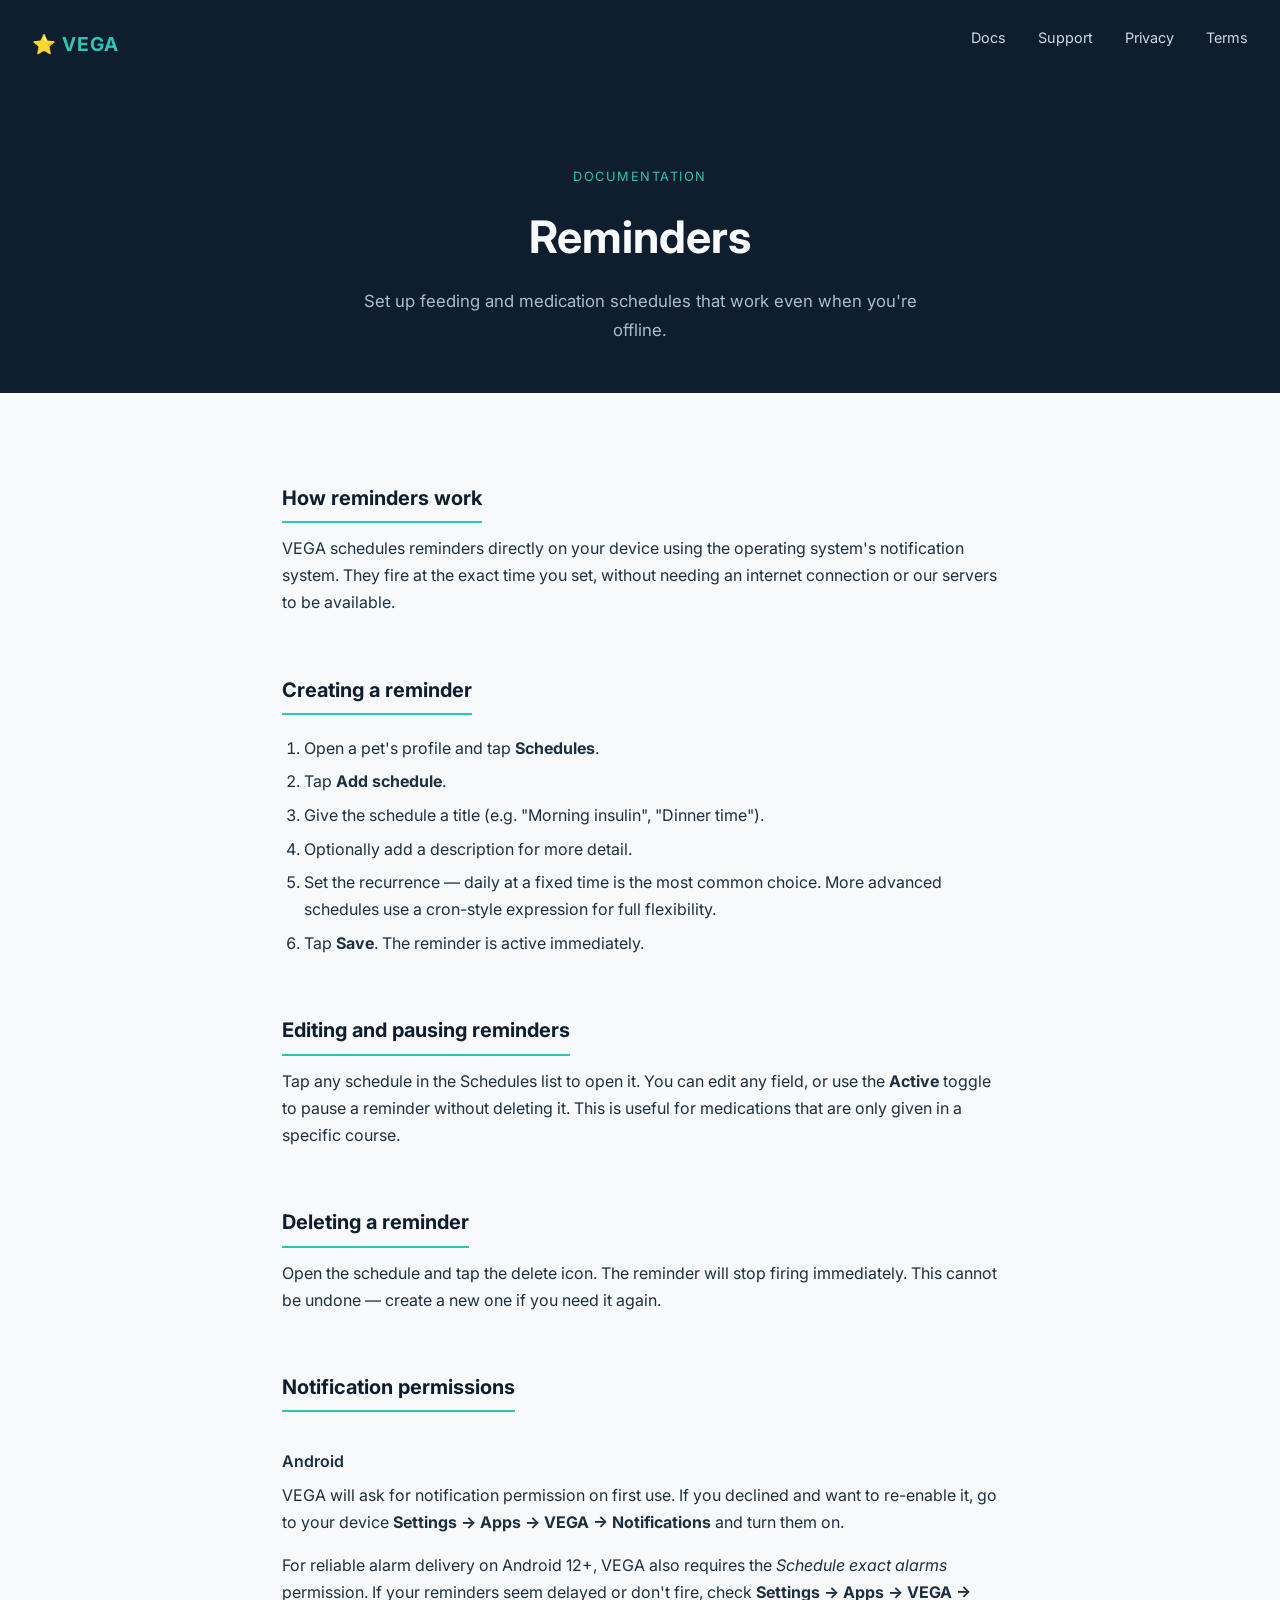
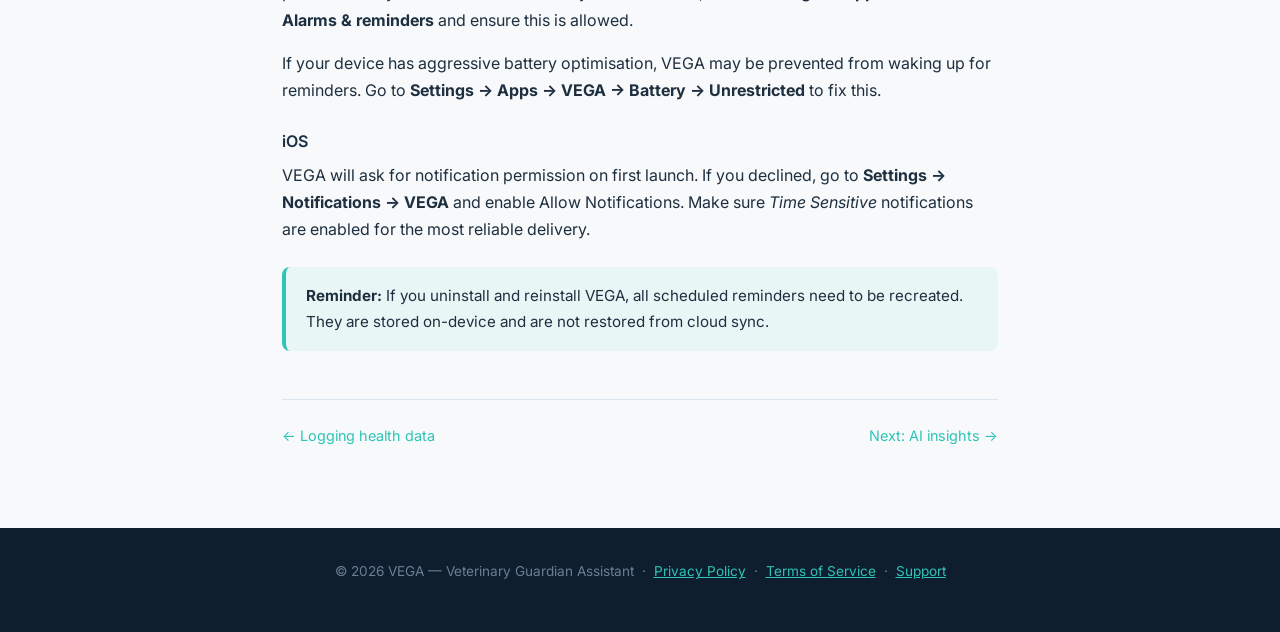
<file: reminders.html>
<!DOCTYPE html>
<html lang="en">
<head>
  <meta charset="UTF-8" />
  <meta name="viewport" content="width=device-width, initial-scale=1.0" />
  <title>Reminders — VEGA Docs</title>
  <link rel="preconnect" href="https://fonts.googleapis.com" />
  <link href="https://fonts.googleapis.com/css2?family=Inter:wght@400;600;700&display=swap" rel="stylesheet" />
  <link rel="stylesheet" href="style.css" />
  <style>
    .doc-nav {
      display: flex;
      justify-content: space-between;
      margin-top: 3rem;
      padding-top: 1.5rem;
      border-top: 1px solid #dce6f0;
      font-size: 0.9rem;
    }
    .doc-nav a { color: var(--teal); text-decoration: none; }
    .doc-nav a:hover { text-decoration: underline; }
  </style>
</head>
<body>

<nav>
  <a class="nav-brand" href="index.html">⭐ VEGA</a>
  <ul>
    <li><a href="index.html">Docs</a></li>
    <li><a href="support.html">Support</a></li>
    <li><a href="privacy.html">Privacy</a></li>
    <li><a href="terms.html">Terms</a></li>
  </ul>
</nav>

<div class="hero">
  <p class="eyebrow">Documentation</p>
  <h1>Reminders</h1>
  <p>Set up feeding and medication schedules that work even when you're offline.</p>
</div>

<main>

  <h2>How reminders work</h2>
  <p>VEGA schedules reminders directly on your device using the operating system's notification system. They fire at the exact time you set, without needing an internet connection or our servers to be available.</p>

  <h2>Creating a reminder</h2>
  <ol>
    <li>Open a pet's profile and tap <strong>Schedules</strong>.</li>
    <li>Tap <strong>Add schedule</strong>.</li>
    <li>Give the schedule a title (e.g. "Morning insulin", "Dinner time").</li>
    <li>Optionally add a description for more detail.</li>
    <li>Set the recurrence — daily at a fixed time is the most common choice. More advanced schedules use a cron-style expression for full flexibility.</li>
    <li>Tap <strong>Save</strong>. The reminder is active immediately.</li>
  </ol>

  <h2>Editing and pausing reminders</h2>
  <p>Tap any schedule in the Schedules list to open it. You can edit any field, or use the <strong>Active</strong> toggle to pause a reminder without deleting it. This is useful for medications that are only given in a specific course.</p>

  <h2>Deleting a reminder</h2>
  <p>Open the schedule and tap the delete icon. The reminder will stop firing immediately. This cannot be undone — create a new one if you need it again.</p>

  <h2>Notification permissions</h2>

  <h3>Android</h3>
  <p>VEGA will ask for notification permission on first use. If you declined and want to re-enable it, go to your device <strong>Settings → Apps → VEGA → Notifications</strong> and turn them on.</p>
  <p>For reliable alarm delivery on Android 12+, VEGA also requires the <em>Schedule exact alarms</em> permission. If your reminders seem delayed or don't fire, check <strong>Settings → Apps → VEGA → Alarms &amp; reminders</strong> and ensure this is allowed.</p>
  <p>If your device has aggressive battery optimisation, VEGA may be prevented from waking up for reminders. Go to <strong>Settings → Apps → VEGA → Battery → Unrestricted</strong> to fix this.</p>

  <h3>iOS</h3>
  <p>VEGA will ask for notification permission on first launch. If you declined, go to <strong>Settings → Notifications → VEGA</strong> and enable Allow Notifications. Make sure <em>Time Sensitive</em> notifications are enabled for the most reliable delivery.</p>

  <div class="callout">
    <strong>Reminder:</strong> If you uninstall and reinstall VEGA, all scheduled reminders need to be recreated. They are stored on-device and are not restored from cloud sync.
  </div>

  <div class="doc-nav">
    <a href="logging-health.html">← Logging health data</a>
    <a href="ai-insights.html">Next: AI insights →</a>
  </div>

</main>

<footer>
  <p>© 2026 VEGA — Veterinary Guardian Assistant &nbsp;·&nbsp;
    <a href="privacy.html">Privacy Policy</a> &nbsp;·&nbsp;
    <a href="terms.html">Terms of Service</a> &nbsp;·&nbsp;
    <a href="support.html">Support</a>
  </p>
</footer>

</body>
</html>
</file>
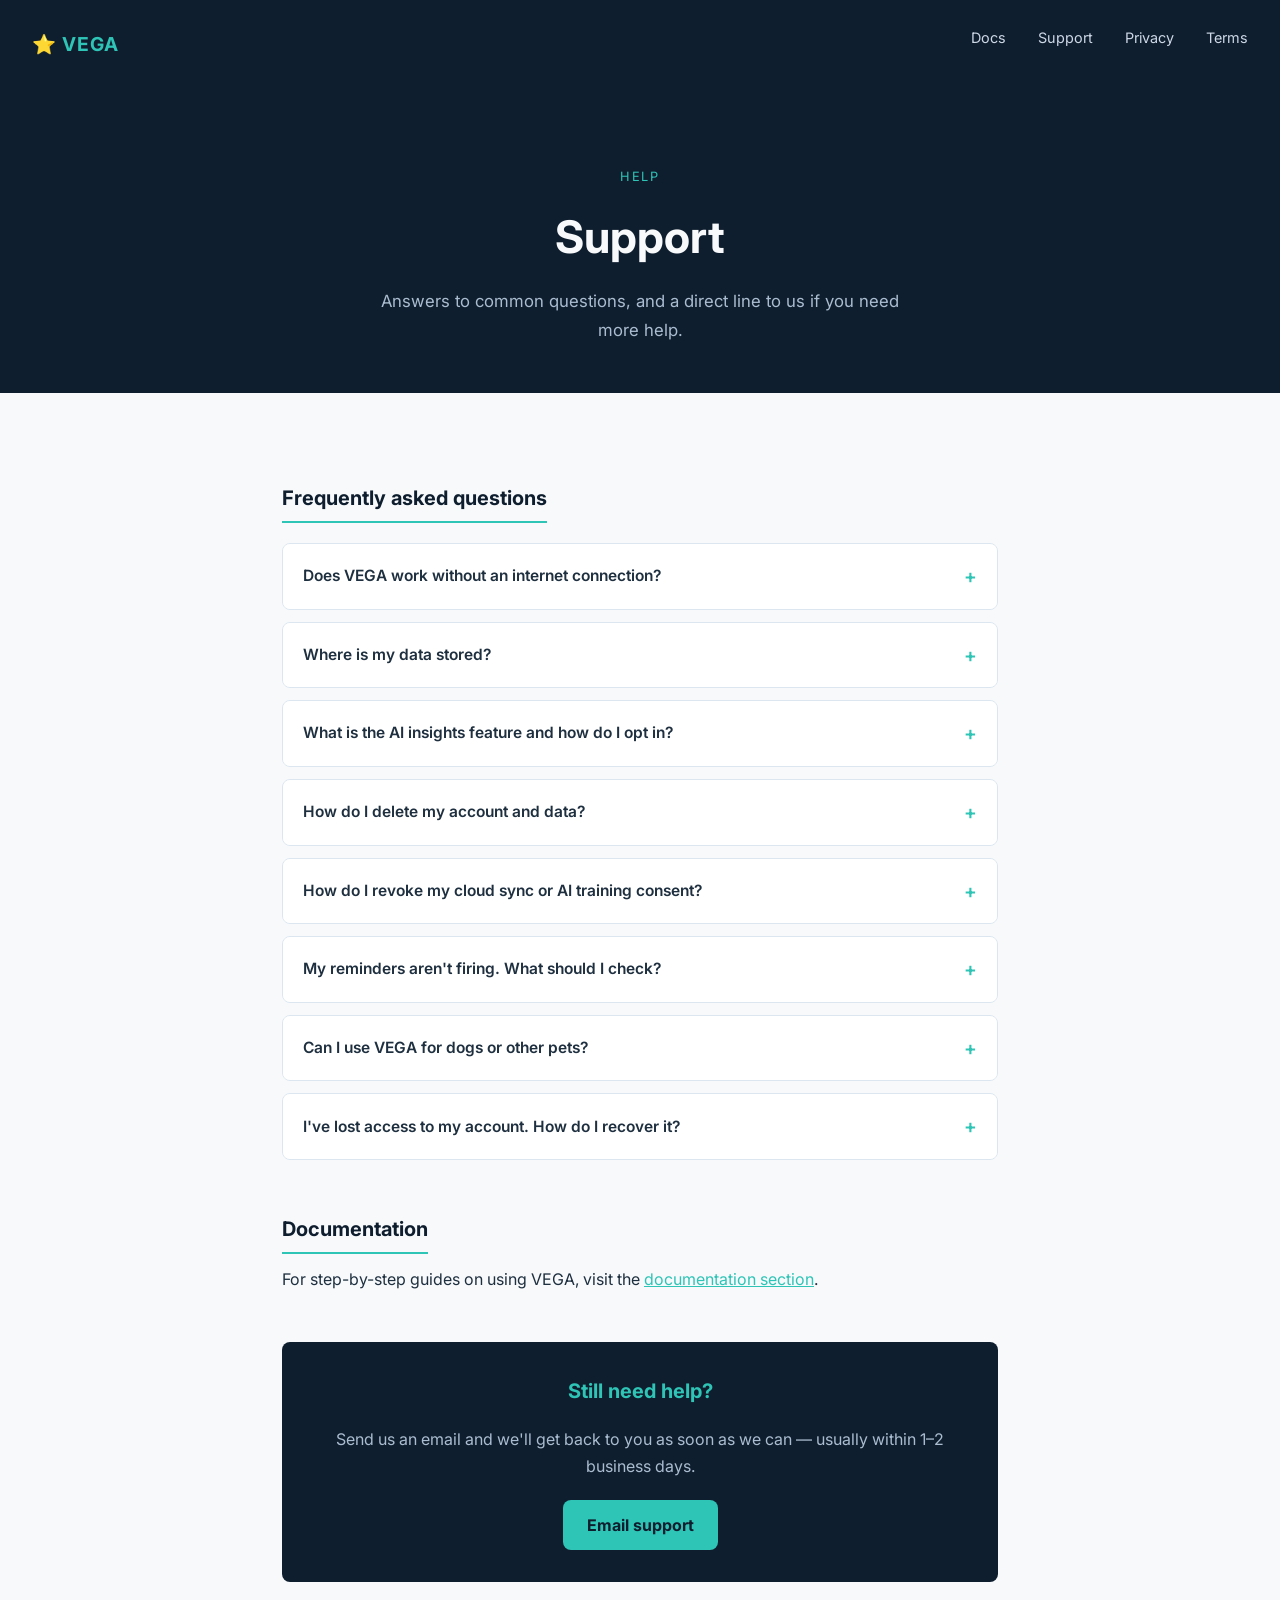
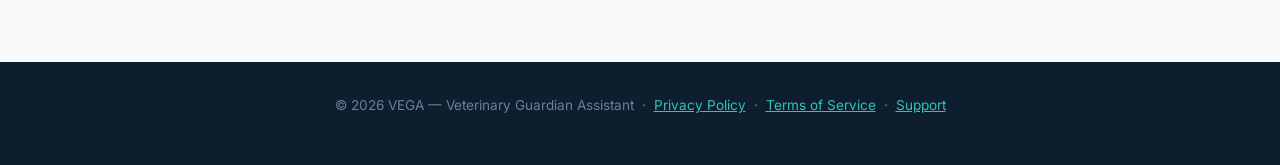
<file: support.html>
<!DOCTYPE html>
<html lang="en">
<head>
  <meta charset="UTF-8" />
  <meta name="viewport" content="width=device-width, initial-scale=1.0" />
  <title>Support — VEGA</title>
  <link rel="preconnect" href="https://fonts.googleapis.com" />
  <link href="https://fonts.googleapis.com/css2?family=Inter:wght@400;600;700&display=swap" rel="stylesheet" />
  <link rel="stylesheet" href="style.css" />
  <style>
    .faq { margin-top: 0.5rem; }
    .faq details {
      border: 1px solid #dce6f0;
      border-radius: var(--radius);
      margin-bottom: 0.75rem;
      overflow: hidden;
    }
    .faq summary {
      padding: 1rem 1.25rem;
      cursor: pointer;
      font-weight: 600;
      font-size: 0.97rem;
      list-style: none;
      display: flex;
      justify-content: space-between;
      align-items: center;
      background: #fff;
    }
    .faq summary::after { content: '+'; color: var(--teal); font-size: 1.2rem; }
    .faq details[open] summary::after { content: '−'; }
    .faq details[open] summary { border-bottom: 1px solid #dce6f0; }
    .faq .answer { padding: 1rem 1.25rem; font-size: 0.95rem; background: #fff; }
    .contact-box {
      background: var(--navy);
      color: var(--white);
      border-radius: var(--radius);
      padding: 2rem;
      text-align: center;
      margin-top: 3rem;
    }
    .contact-box h2 {
      color: var(--teal);
      border: none;
      margin-top: 0;
      display: block;
    }
    .contact-box p { color: #aabdd0; margin-bottom: 1.25rem; }
    .contact-box a.btn {
      display: inline-block;
      background: var(--teal);
      color: var(--navy);
      font-weight: 700;
      padding: 0.7rem 1.5rem;
      border-radius: var(--radius);
      text-decoration: none;
    }
    .contact-box a.btn:hover { opacity: 0.85; }
  </style>
</head>
<body>

<nav>
  <a class="nav-brand" href="index.html">⭐ VEGA</a>
  <ul>
    <li><a href="docs/getting-started.html">Docs</a></li>
    <li><a href="support.html">Support</a></li>
    <li><a href="privacy.html">Privacy</a></li>
    <li><a href="terms.html">Terms</a></li>
  </ul>
</nav>

<div class="hero">
  <p class="eyebrow">Help</p>
  <h1>Support</h1>
  <p>Answers to common questions, and a direct line to us if you need more help.</p>
</div>

<main>

  <h2>Frequently asked questions</h2>

  <div class="faq">

    <details>
      <summary>Does VEGA work without an internet connection?</summary>
      <div class="answer">
        <p>Yes. All core features — logging health data, viewing your pet's history, and receiving scheduled reminders — work entirely offline. Cloud sync is optional and additive; the app does not depend on it.</p>
      </div>
    </details>

    <details>
      <summary>Where is my data stored?</summary>
      <div class="answer">
        <p>By default, all your data is stored locally on your device in an encrypted database. If you choose to enable cloud sync, your data is backed up to our own servers hosted in the EU (Germany, via Hetzner). We do not use third-party cloud platforms like AWS or Google Cloud. See our <a href="privacy.html">Privacy Policy</a> for full details.</p>
      </div>
    </details>

    <details>
      <summary>What is the AI insights feature and how do I opt in?</summary>
      <div class="answer">
        <p>The AI insights feature analyses your pet's health logs to surface potential patterns — for example, early indicators of Chronic Kidney Disease in cats. It requires cloud sync to be enabled first, then you'll be asked separately whether you'd like to contribute anonymised data to improve the models.</p>
        <p>Both consents are optional and independently revocable at any time in <strong>Settings → Data &amp; Privacy</strong>.</p>
        <p><strong>AI insights are not diagnoses.</strong> They are suggestions to prompt a conversation with your vet.</p>
      </div>
    </details>

    <details>
      <summary>How do I delete my account and data?</summary>
      <div class="answer">
        <p>Go to <strong>Settings → Account → Delete account</strong>. This will permanently delete your account and trigger deletion of all your data from our servers within 30 days. On-device data is removed immediately when you uninstall the app.</p>
        <p>If you need help with this, email us at <a href="mailto:privacy@vega-app.example">privacy@vega-app.example</a>.</p>
      </div>
    </details>

    <details>
      <summary>How do I revoke my cloud sync or AI training consent?</summary>
      <div class="answer">
        <p>Go to <strong>Settings → Data &amp; Privacy</strong>. Both consent toggles are there and can be switched off independently at any time. Revoking cloud sync consent triggers server-side deletion of your data. Revoking AI training consent removes your anonymised data from our training pipeline.</p>
      </div>
    </details>

    <details>
      <summary>My reminders aren't firing. What should I check?</summary>
      <div class="answer">
        <p>Reminders are scheduled on-device and do not require internet. Check the following:</p>
        <ul>
          <li>On Android: ensure VEGA has permission to send notifications and is not battery-optimised to the point of blocking background processes (<strong>Settings → Apps → VEGA → Battery → Unrestricted</strong>).</li>
          <li>On iOS: ensure notifications are enabled for VEGA in <strong>Settings → Notifications → VEGA</strong>.</li>
          <li>Check that the schedule is marked as active in <strong>Schedules</strong> within the app.</li>
        </ul>
        <p>If the problem persists, please <a href="mailto:support@vega-app.example">contact us</a> with your device model and OS version.</p>
      </div>
    </details>

    <details>
      <summary>Can I use VEGA for dogs or other pets?</summary>
      <div class="answer">
        <p>VEGA launches with cats as the primary species, but the app is built to support multiple species. Dog support and further species are on the roadmap. When creating a pet profile, select the species that best matches your pet.</p>
      </div>
    </details>

    <details>
      <summary>I've lost access to my account. How do I recover it?</summary>
      <div class="answer">
        <p>Use the <strong>Forgot password</strong> link on the login screen to receive a password reset email. If you no longer have access to your registered email address, contact us at <a href="mailto:support@vega-app.example">support@vega-app.example</a> and we will help verify your identity.</p>
      </div>
    </details>

  </div>

  <h2>Documentation</h2>
  <p>For step-by-step guides on using VEGA, visit the <a href="docs/getting-started.html">documentation section</a>.</p>

  <div class="contact-box">
    <h2>Still need help?</h2>
    <p>Send us an email and we'll get back to you as soon as we can — usually within 1–2 business days.</p>
    <a href="mailto:support@vega-app.example" class="btn">Email support</a>
  </div>

</main>

<footer>
  <p>© 2026 VEGA — Veterinary Guardian Assistant &nbsp;·&nbsp;
    <a href="privacy.html">Privacy Policy</a> &nbsp;·&nbsp;
    <a href="terms.html">Terms of Service</a> &nbsp;·&nbsp;
    <a href="support.html">Support</a>
  </p>
</footer>

</body>
</html>
</file>
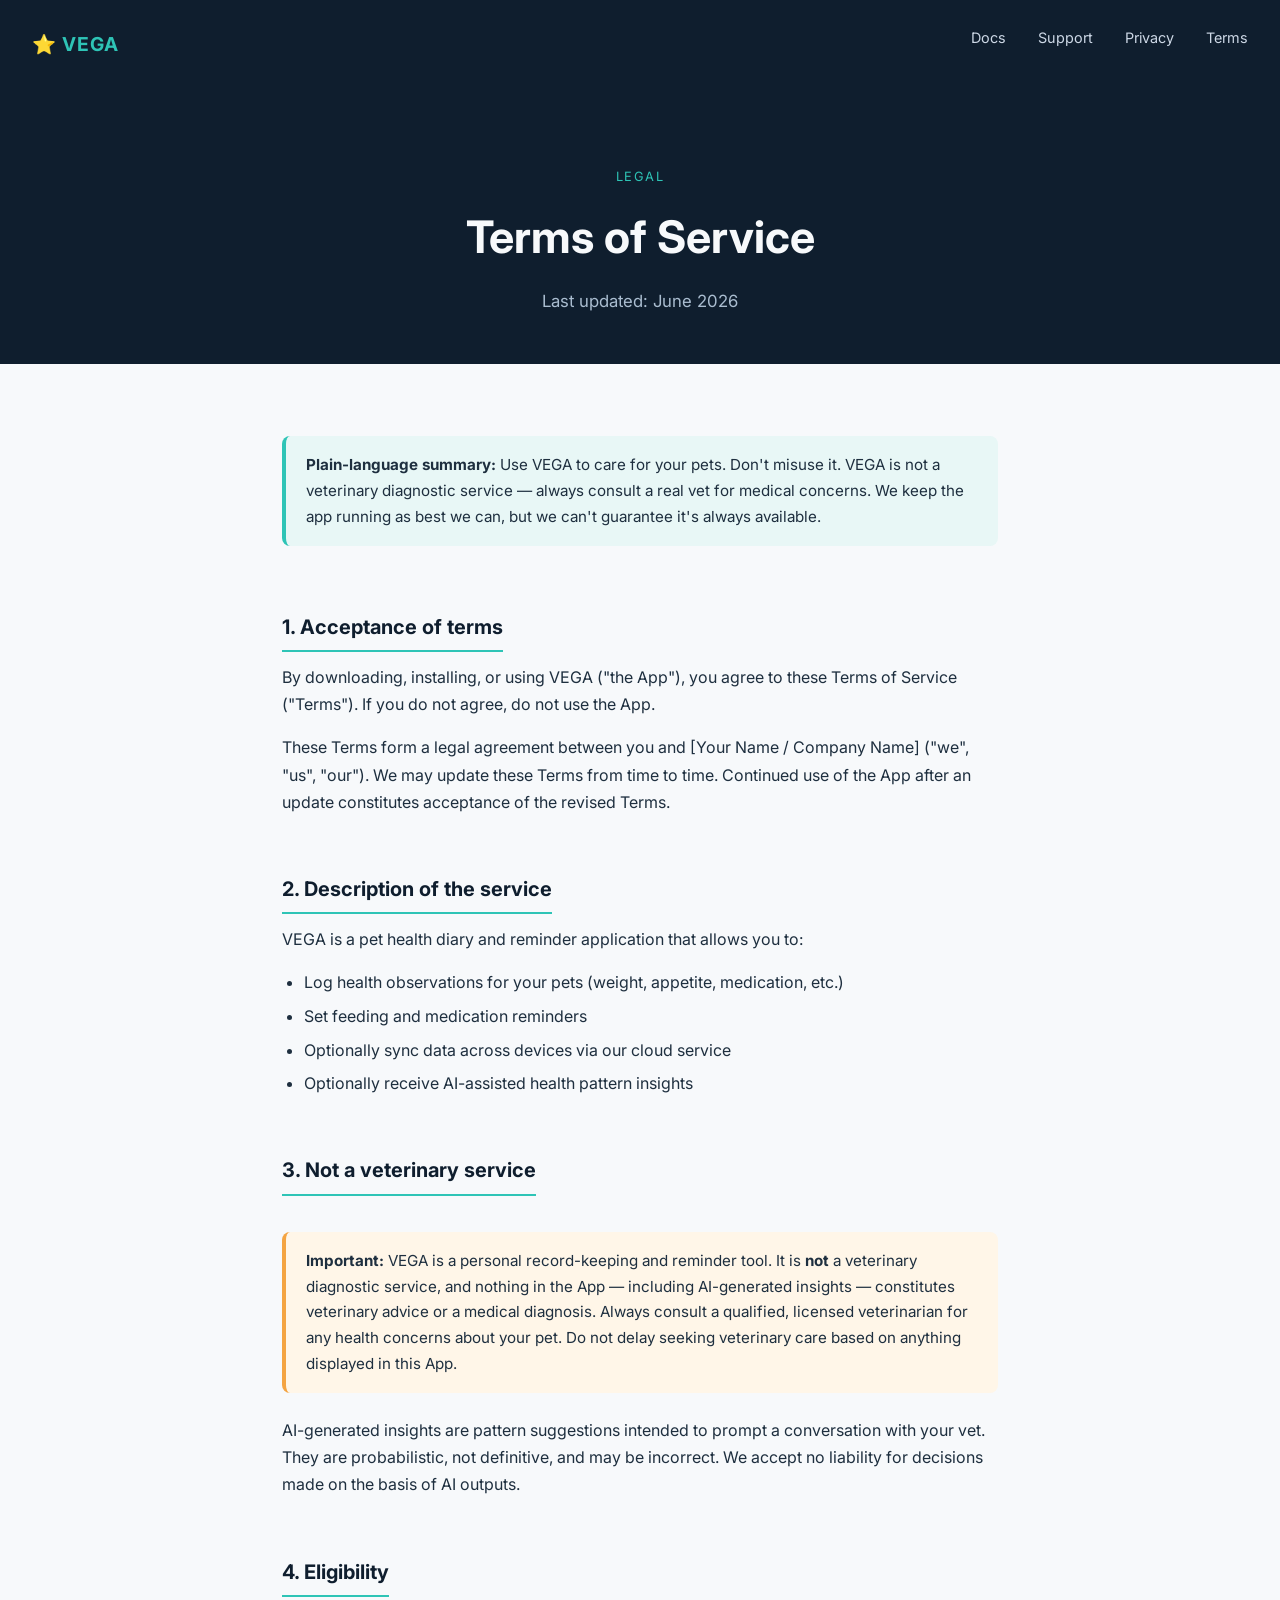
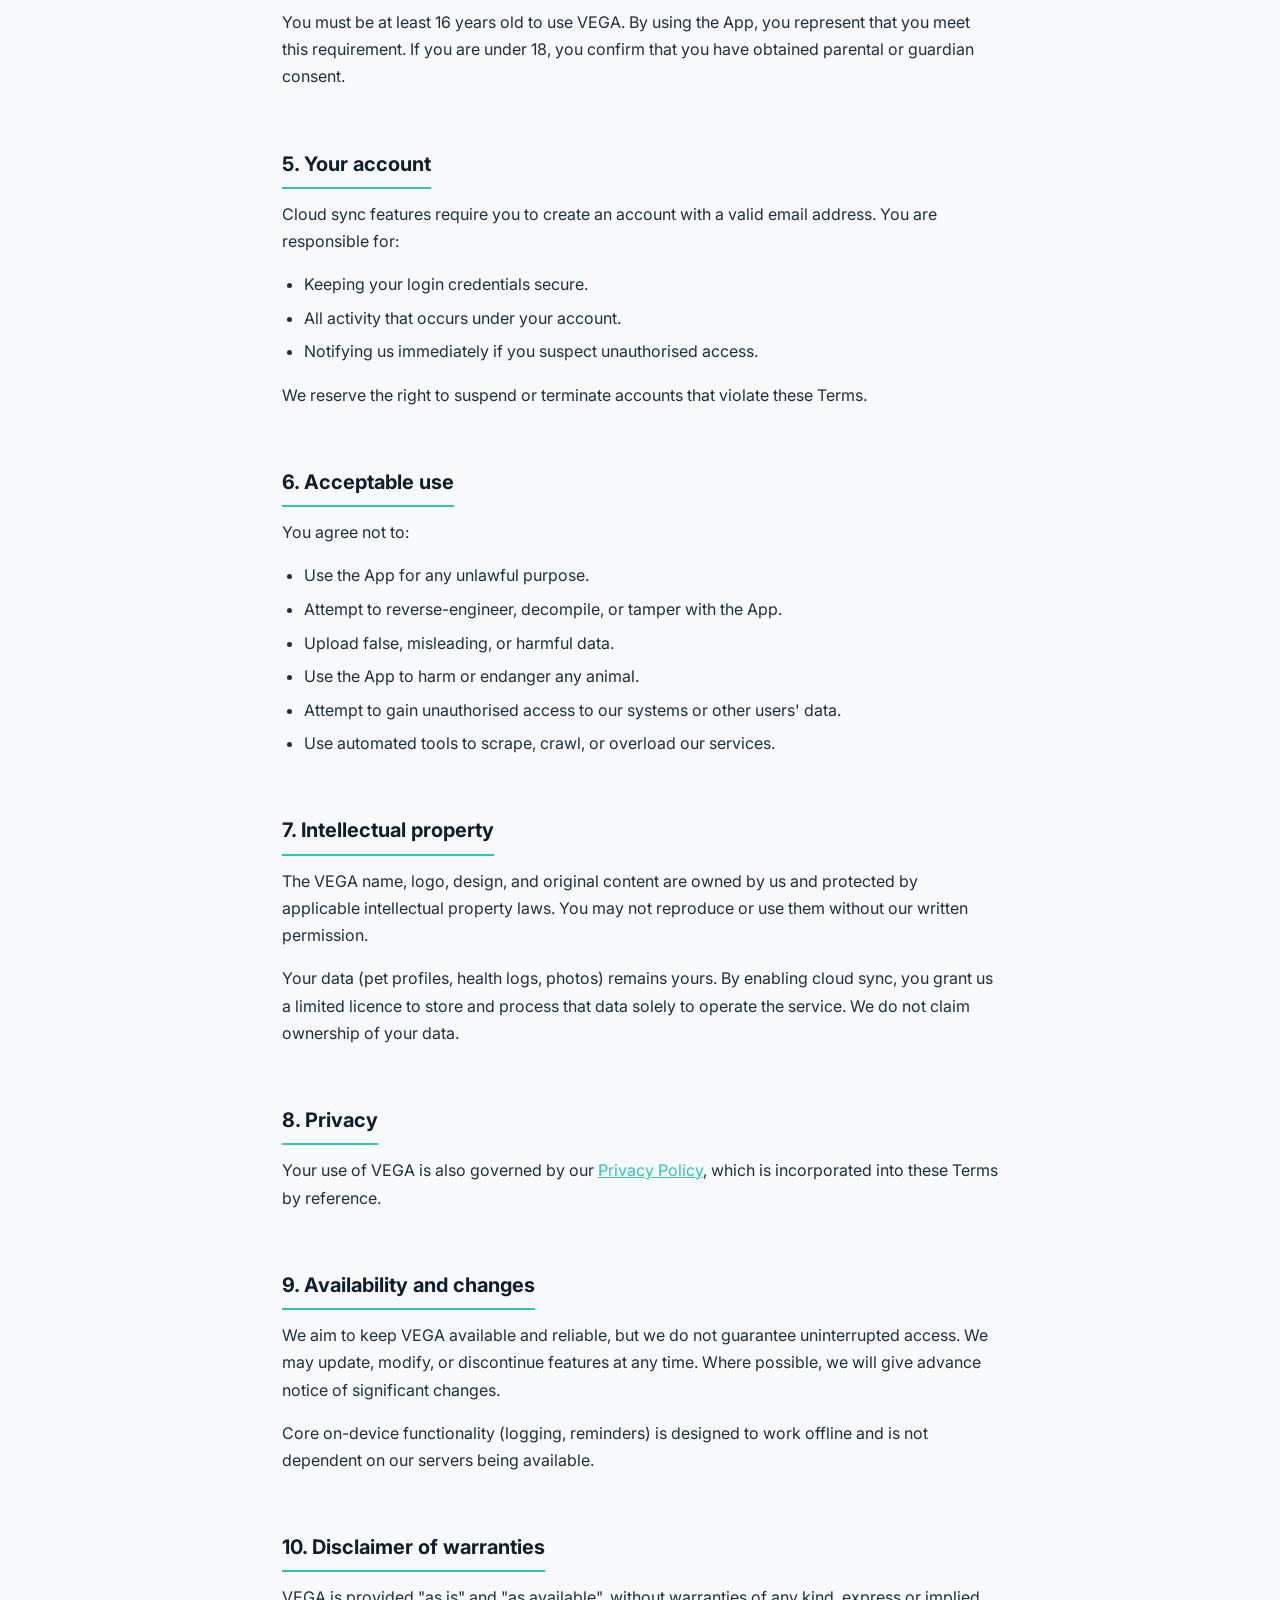
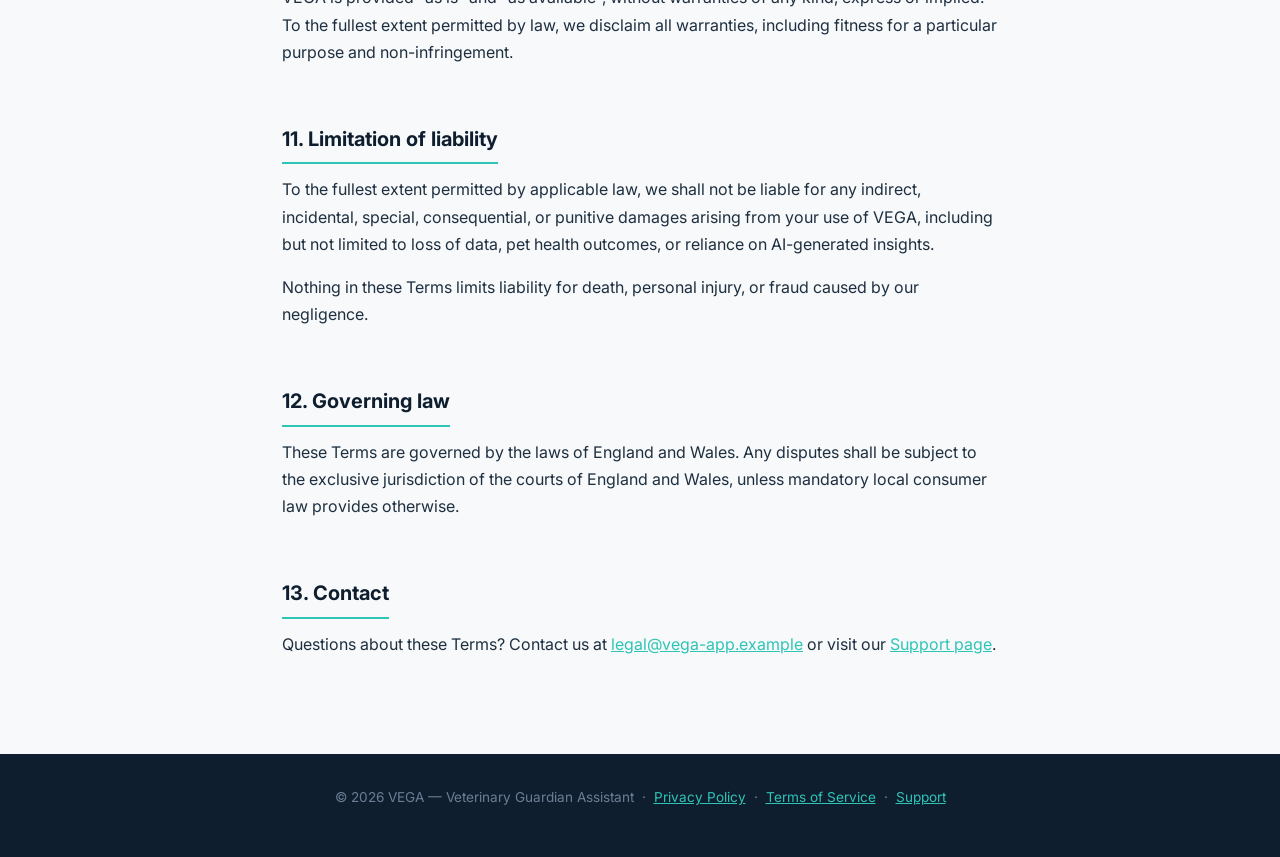
<file: terms.html>
<!DOCTYPE html>
<html lang="en">
<head>
  <meta charset="UTF-8" />
  <meta name="viewport" content="width=device-width, initial-scale=1.0" />
  <title>Terms of Service — VEGA</title>
  <link rel="preconnect" href="https://fonts.googleapis.com" />
  <link href="https://fonts.googleapis.com/css2?family=Inter:wght@400;600;700&display=swap" rel="stylesheet" />
  <link rel="stylesheet" href="style.css" />
</head>
<body>

<nav>
  <a class="nav-brand" href="index.html">⭐ VEGA</a>
  <ul>
    <li><a href="docs/getting-started.html">Docs</a></li>
    <li><a href="support.html">Support</a></li>
    <li><a href="privacy.html">Privacy</a></li>
    <li><a href="terms.html">Terms</a></li>
  </ul>
</nav>

<div class="hero">
  <p class="eyebrow">Legal</p>
  <h1>Terms of Service</h1>
  <p>Last updated: June 2026</p>
</div>

<main>

  <div class="callout">
    <strong>Plain-language summary:</strong> Use VEGA to care for your pets. Don't misuse it. VEGA is not a veterinary diagnostic service — always consult a real vet for medical concerns. We keep the app running as best we can, but we can't guarantee it's always available.
  </div>

  <h2>1. Acceptance of terms</h2>
  <p>By downloading, installing, or using VEGA ("the App"), you agree to these Terms of Service ("Terms"). If you do not agree, do not use the App.</p>
  <p>These Terms form a legal agreement between you and [Your Name / Company Name] ("we", "us", "our"). We may update these Terms from time to time. Continued use of the App after an update constitutes acceptance of the revised Terms.</p>

  <h2>2. Description of the service</h2>
  <p>VEGA is a pet health diary and reminder application that allows you to:</p>
  <ul>
    <li>Log health observations for your pets (weight, appetite, medication, etc.)</li>
    <li>Set feeding and medication reminders</li>
    <li>Optionally sync data across devices via our cloud service</li>
    <li>Optionally receive AI-assisted health pattern insights</li>
  </ul>

  <h2>3. Not a veterinary service</h2>
  <div class="callout warning">
    <strong>Important:</strong> VEGA is a personal record-keeping and reminder tool. It is <strong>not</strong> a veterinary diagnostic service, and nothing in the App — including AI-generated insights — constitutes veterinary advice or a medical diagnosis. Always consult a qualified, licensed veterinarian for any health concerns about your pet. Do not delay seeking veterinary care based on anything displayed in this App.
  </div>
  <p>AI-generated insights are pattern suggestions intended to prompt a conversation with your vet. They are probabilistic, not definitive, and may be incorrect. We accept no liability for decisions made on the basis of AI outputs.</p>

  <h2>4. Eligibility</h2>
  <p>You must be at least 16 years old to use VEGA. By using the App, you represent that you meet this requirement. If you are under 18, you confirm that you have obtained parental or guardian consent.</p>

  <h2>5. Your account</h2>
  <p>Cloud sync features require you to create an account with a valid email address. You are responsible for:</p>
  <ul>
    <li>Keeping your login credentials secure.</li>
    <li>All activity that occurs under your account.</li>
    <li>Notifying us immediately if you suspect unauthorised access.</li>
  </ul>
  <p>We reserve the right to suspend or terminate accounts that violate these Terms.</p>

  <h2>6. Acceptable use</h2>
  <p>You agree not to:</p>
  <ul>
    <li>Use the App for any unlawful purpose.</li>
    <li>Attempt to reverse-engineer, decompile, or tamper with the App.</li>
    <li>Upload false, misleading, or harmful data.</li>
    <li>Use the App to harm or endanger any animal.</li>
    <li>Attempt to gain unauthorised access to our systems or other users' data.</li>
    <li>Use automated tools to scrape, crawl, or overload our services.</li>
  </ul>

  <h2>7. Intellectual property</h2>
  <p>The VEGA name, logo, design, and original content are owned by us and protected by applicable intellectual property laws. You may not reproduce or use them without our written permission.</p>
  <p>Your data (pet profiles, health logs, photos) remains yours. By enabling cloud sync, you grant us a limited licence to store and process that data solely to operate the service. We do not claim ownership of your data.</p>

  <h2>8. Privacy</h2>
  <p>Your use of VEGA is also governed by our <a href="privacy.html">Privacy Policy</a>, which is incorporated into these Terms by reference.</p>

  <h2>9. Availability and changes</h2>
  <p>We aim to keep VEGA available and reliable, but we do not guarantee uninterrupted access. We may update, modify, or discontinue features at any time. Where possible, we will give advance notice of significant changes.</p>
  <p>Core on-device functionality (logging, reminders) is designed to work offline and is not dependent on our servers being available.</p>

  <h2>10. Disclaimer of warranties</h2>
  <p>VEGA is provided "as is" and "as available", without warranties of any kind, express or implied. To the fullest extent permitted by law, we disclaim all warranties, including fitness for a particular purpose and non-infringement.</p>

  <h2>11. Limitation of liability</h2>
  <p>To the fullest extent permitted by applicable law, we shall not be liable for any indirect, incidental, special, consequential, or punitive damages arising from your use of VEGA, including but not limited to loss of data, pet health outcomes, or reliance on AI-generated insights.</p>
  <p>Nothing in these Terms limits liability for death, personal injury, or fraud caused by our negligence.</p>

  <h2>12. Governing law</h2>
  <p>These Terms are governed by the laws of England and Wales. Any disputes shall be subject to the exclusive jurisdiction of the courts of England and Wales, unless mandatory local consumer law provides otherwise.</p>

  <h2>13. Contact</h2>
  <p>Questions about these Terms? Contact us at <a href="mailto:legal@vega-app.example">legal@vega-app.example</a> or visit our <a href="support.html">Support page</a>.</p>

</main>

<footer>
  <p>© 2026 VEGA — Veterinary Guardian Assistant &nbsp;·&nbsp;
    <a href="privacy.html">Privacy Policy</a> &nbsp;·&nbsp;
    <a href="terms.html">Terms of Service</a> &nbsp;·&nbsp;
    <a href="support.html">Support</a>
  </p>
</footer>

</body>
</html>
</file>
<file: style.css>
/* VEGA — shared stylesheet */
/* Palette: deep space navy, warm white, teal accent, soft amber warning */
:root {
  --navy:   #0f1e2e;
  --navy2:  #1a2f44;
  --teal:   #2ec4b6;
  --amber:  #f4a442;
  --white:  #f7f9fb;
  --grey:   #8a9ab0;
  --text:   #1e2f3f;
  --radius: 8px;
}

*, *::before, *::after { box-sizing: border-box; margin: 0; padding: 0; }

html { scroll-behavior: smooth; }

body {
  font-family: 'Inter', system-ui, sans-serif;
  background: var(--white);
  color: var(--text);
  line-height: 1.7;
  font-size: 1rem;
}

/* ── Nav ── */
nav {
  background: var(--navy);
  padding: 1rem 2rem;
  display: flex;
  align-items: center;
  justify-content: space-between;
  position: sticky;
  top: 0;
  z-index: 100;
}

.nav-brand {
  color: var(--teal);
  font-weight: 700;
  font-size: 1.2rem;
  text-decoration: none;
  letter-spacing: 0.05em;
}

nav ul {
  list-style: none;
  display: flex;
  gap: 2rem;
}

nav a {
  color: #cdd8e6;
  text-decoration: none;
  font-size: 0.9rem;
  transition: color 0.2s;
}

nav a:hover { color: var(--teal); }

/* ── Page hero ── */
.hero {
  background: var(--navy);
  color: var(--white);
  padding: 4rem 2rem 3rem;
  text-align: center;
}

.hero h1 {
  font-size: clamp(1.8rem, 4vw, 2.8rem);
  font-weight: 700;
  color: var(--white);
  margin-bottom: 0.5rem;
}

.hero .eyebrow {
  font-size: 0.8rem;
  letter-spacing: 0.12em;
  text-transform: uppercase;
  color: var(--teal);
  margin-bottom: 0.75rem;
}

.hero p {
  color: #aabdd0;
  max-width: 560px;
  margin: 0.75rem auto 0;
  font-size: 1.05rem;
}

/* ── Main content ── */
main {
  max-width: 780px;
  margin: 0 auto;
  padding: 3rem 2rem 5rem;
}

h2 {
  font-size: 1.25rem;
  font-weight: 700;
  color: var(--navy);
  margin: 2.5rem 0 0.75rem;
  padding-bottom: 0.4rem;
  border-bottom: 2px solid var(--teal);
  display: inline-block;
}

h3 {
  font-size: 1rem;
  font-weight: 600;
  color: var(--navy2);
  margin: 1.5rem 0 0.4rem;
}

p { margin-bottom: 1rem; }

ul, ol {
  margin: 0.5rem 0 1rem 1.4rem;
}

li { margin-bottom: 0.4rem; }

a { color: var(--teal); }
a:hover { text-decoration: underline; }

/* ── Callout box ── */
.callout {
  background: #e8f7f6;
  border-left: 4px solid var(--teal);
  border-radius: var(--radius);
  padding: 1rem 1.25rem;
  margin: 1.5rem 0;
  font-size: 0.95rem;
}

.callout.warning {
  background: #fff6e8;
  border-color: var(--amber);
}

/* ── Footer ── */
footer {
  background: var(--navy);
  color: #6a7f95;
  text-align: center;
  padding: 2rem;
  font-size: 0.85rem;
}

footer a { color: var(--teal); }

/* ── Doc index cards ── */
.card-grid {
  display: grid;
  grid-template-columns: repeat(auto-fill, minmax(220px, 1fr));
  gap: 1.25rem;
  margin-top: 2rem;
}

.card {
  background: #fff;
  border: 1px solid #dce6f0;
  border-radius: var(--radius);
  padding: 1.5rem;
  text-decoration: none;
  color: var(--text);
  transition: border-color 0.2s, box-shadow 0.2s;
  display: block;
}

.card:hover {
  border-color: var(--teal);
  box-shadow: 0 4px 16px rgba(46,196,182,0.12);
  text-decoration: none;
}

.card .card-icon { font-size: 1.8rem; margin-bottom: 0.6rem; }
.card h3 { margin: 0 0 0.3rem; font-size: 1rem; }
.card p { font-size: 0.88rem; color: var(--grey); margin: 0; }

/* ── Responsive ── */
@media (max-width: 600px) {
  nav ul { gap: 1rem; }
  main { padding: 2rem 1.25rem 4rem; }
}
</file>
